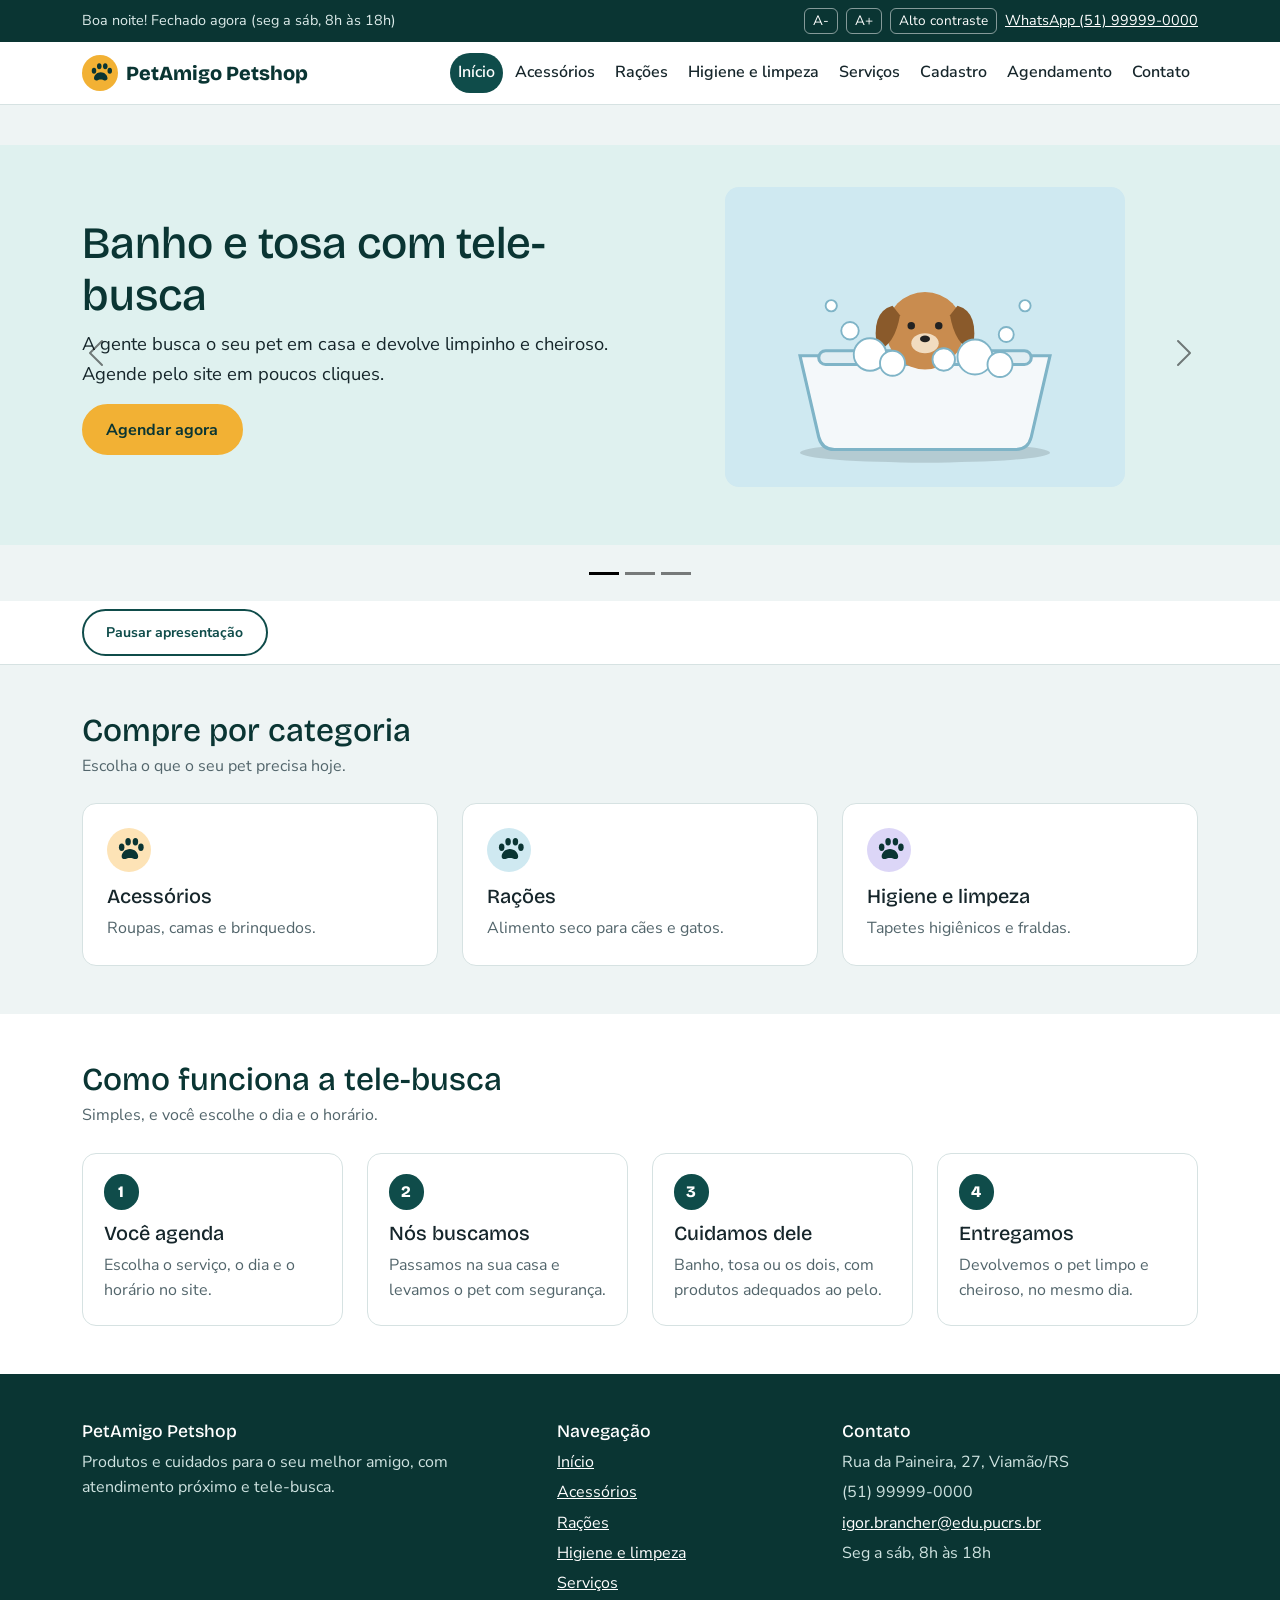
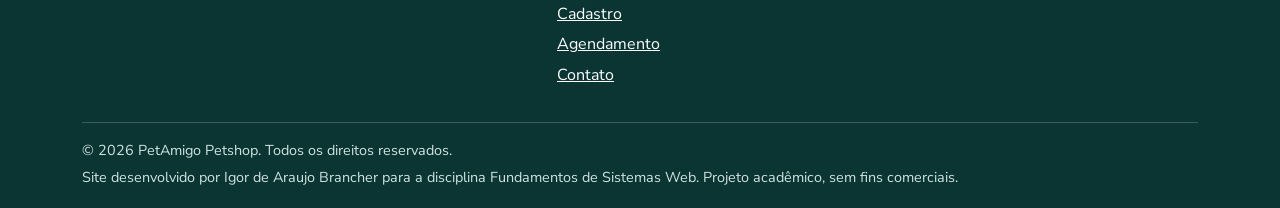
<file: index.html>
<!DOCTYPE html>
<html lang="pt-br">
<head>
<meta charset="UTF-8">
<meta name="viewport" content="width=device-width, initial-scale=1.0">
<meta name="description" content="PetAmigo Petshop: rações, acessórios, higiene e banho e tosa com tele-busca.">
<title>Início | PetAmigo Petshop</title>
<!-- Bootstrap 5 (CSS) via CDN -->
<link href="https://cdn.jsdelivr.net/npm/bootstrap@5.3.3/dist/css/bootstrap.min.css" rel="stylesheet">
<!-- Fontes do Google (têm alternativas caso não carreguem) -->
<link rel="preconnect" href="https://fonts.googleapis.com">
<link rel="preconnect" href="https://fonts.gstatic.com" crossorigin>
<link href="https://fonts.googleapis.com/css2?family=Bricolage+Grotesque:wght@600;700;800&family=Nunito+Sans:wght@400;600;700&display=swap" rel="stylesheet">
<!-- Estilos do projeto -->
<link rel="stylesheet" href="css/style.css">
</head>
<body>
<a class="pular" href="#conteudo">Pular para o conteúdo principal</a>

<!-- Barra superior: horário em tempo real e ferramentas de acessibilidade -->
<div class="barra-topo">
  <div class="container d-flex flex-wrap justify-content-between align-items-center gap-2 py-2">
    <span><span id="saudacao">Olá!</span> <span id="status-loja" aria-live="polite">Seg a sáb, 8h às 18h</span></span>
    <div class="d-flex flex-wrap align-items-center gap-2" role="group" aria-label="Ferramentas de acessibilidade">
      <button type="button" id="btn-diminuir" class="btn" aria-label="Diminuir tamanho do texto">A-</button>
      <button type="button" id="btn-aumentar" class="btn" aria-label="Aumentar tamanho do texto">A+</button>
      <button type="button" id="btn-contraste" class="btn" aria-pressed="false">Alto contraste</button>
      <a href="https://wa.me/5551999990000">WhatsApp (51) 99999-0000</a>
    </div>
  </div>
</div>

<!-- Cabeçalho com menu de navegação (responsivo) -->
<header>
<nav class="navbar navbar-expand-lg navbar-pet" aria-label="Menu principal">
  <div class="container">
    <a class="navbar-brand" href="index.html"><svg viewBox="0 0 48 48" aria-hidden="true" focusable="false"><circle cx="24" cy="24" r="24" fill="#f2b134"/><g fill="#0a3533"><ellipse cx="16" cy="21" rx="3" ry="4"/><ellipse cx="23" cy="15" rx="3" ry="4"/><ellipse cx="31" cy="15" rx="3" ry="4"/><ellipse cx="37" cy="21" rx="3" ry="4"/><path d="M25 23c-5 0-9 4-9 8 0 2.5 2.5 3.5 5 2.5 2-.8 3-.8 4-.8s2 0 4 .8c2.5 1 5 0 5-2.5 0-4-4-8-9-8z"/></g></svg>PetAmigo Petshop</a>
    <button class="navbar-toggler" type="button" data-bs-toggle="collapse" data-bs-target="#menu" aria-controls="menu" aria-expanded="false" aria-label="Abrir ou fechar o menu">
      <span class="navbar-toggler-icon"></span>
    </button>
    <div class="collapse navbar-collapse" id="menu">
      <ul class="navbar-nav ms-auto gap-lg-1"><li class="nav-item"><a class="nav-link" aria-current="page" href="index.html">Início</a></li><li class="nav-item"><a class="nav-link" href="acessorios.html">Acessórios</a></li><li class="nav-item"><a class="nav-link" href="racoes.html">Rações</a></li><li class="nav-item"><a class="nav-link" href="higiene.html">Higiene e limpeza</a></li><li class="nav-item"><a class="nav-link" href="servicos.html">Serviços</a></li><li class="nav-item"><a class="nav-link" href="cadastro.html">Cadastro</a></li><li class="nav-item"><a class="nav-link" href="agendamento.html">Agendamento</a></li><li class="nav-item"><a class="nav-link" href="contato.html">Contato</a></li></ul>
    </div>
  </div>
</nav>
</header>

<main id="conteudo" tabindex="-1">

<!-- Carrossel de destaques (Bootstrap) -->
<section aria-label="Destaques do petshop">
<div id="carrosselPromo" class="carousel slide" data-bs-ride="carousel" data-bs-interval="6000" data-bs-theme="dark" aria-roledescription="carrossel" aria-label="Destaques">
  <div class="carousel-indicators"><button type="button" data-bs-target="#carrosselPromo" data-bs-slide-to="0" class="active" aria-current="true" aria-label="Ir para o destaque 1"></button><button type="button" data-bs-target="#carrosselPromo" data-bs-slide-to="1" aria-label="Ir para o destaque 2"></button><button type="button" data-bs-target="#carrosselPromo" data-bs-slide-to="2" aria-label="Ir para o destaque 3"></button></div>
  <div class="carousel-inner">
<div class="carousel-item active" aria-roledescription="slide" aria-label="1 de 3">
<div class="slide slide-1"><div class="container"><div class="row align-items-center g-4">
<div class="col-md-6"><h2>Banho e tosa com tele-busca</h2><p>A gente busca o seu pet em casa e devolve limpinho e cheiroso. Agende pelo site em poucos cliques.</p><a class="btn btn-pet" href="agendamento.html">Agendar agora</a></div>
<div class="col-md-6 text-center"><img src="img/banho-tosa.svg" class="img-fluid slide-img" alt="Cachorro marrom dentro de uma banheira cheia de espuma e bolhas de sabão." width="400" height="300"></div>
</div></div></div></div>
<div class="carousel-item" aria-roledescription="slide" aria-label="2 de 3">
<div class="slide slide-2"><div class="container"><div class="row align-items-center g-4">
<div class="col-md-6"><h2>Rações premium para cães e gatos</h2><p>Alimento completo e balanceado, para cada fase e porte do seu melhor amigo.</p><a class="btn btn-pet" href="racoes.html">Ver rações</a></div>
<div class="col-md-6 text-center"><img src="img/racao-adulto.svg" class="img-fluid slide-img" alt="Saco marrom de ração premium para cães adultos de 10,1 quilos, com ilustração de um cachorro no rótulo." width="400" height="300"></div>
</div></div></div></div>
<div class="carousel-item" aria-roledescription="slide" aria-label="3 de 3">
<div class="slide slide-3"><div class="container"><div class="row align-items-center g-4">
<div class="col-md-6"><h2>Higiene e limpeza sem complicação</h2><p>Tapetes higiênicos e fraldas com alta absorção para deixar a casa sempre limpa.</p><a class="btn btn-pet" href="higiene.html">Ver produtos</a></div>
<div class="col-md-6 text-center"><img src="img/tapete-higienico.svg" class="img-fluid slide-img" alt="Pilha de tapetes higiênicos brancos com bordas roxas e uma patinha no centro, pacote com 30 unidades." width="400" height="300"></div>
</div></div></div></div>
  </div>
  <button class="carousel-control-prev" type="button" data-bs-target="#carrosselPromo" data-bs-slide="prev"><span class="carousel-control-prev-icon" aria-hidden="true"></span><span class="visually-hidden">Destaque anterior</span></button>
  <button class="carousel-control-next" type="button" data-bs-target="#carrosselPromo" data-bs-slide="next"><span class="carousel-control-next-icon" aria-hidden="true"></span><span class="visually-hidden">Próximo destaque</span></button>
</div>
<div class="carousel-controles py-2"><div class="container"><button type="button" id="btn-pausar" class="btn btn-sm btn-pet-outline" aria-pressed="false">Pausar apresentação</button></div></div>
</section>

<section class="py-5"><div class="container">
<h2 class="mb-1">Compre por categoria</h2><p class="text-muted-pet mb-4">Escolha o que o seu pet precisa hoje.</p>
<div class="row g-4"><div class="col-md-4"><a class="categoria" href="acessorios.html"><svg viewBox="0 0 48 48" aria-hidden="true" focusable="false"><circle cx="24" cy="24" r="24" fill="#fde3b6"/><g fill="#0a3533"><ellipse cx="16" cy="21" rx="3" ry="4"/><ellipse cx="23" cy="15" rx="3" ry="4"/><ellipse cx="31" cy="15" rx="3" ry="4"/><ellipse cx="37" cy="21" rx="3" ry="4"/><path d="M25 23c-5 0-9 4-9 8 0 2.5 2.5 3.5 5 2.5 2-.8 3-.8 4-.8s2 0 4 .8c2.5 1 5 0 5-2.5 0-4-4-8-9-8z"/></g></svg><h3 class="h5">Acessórios</h3><p class="text-muted-pet mb-0">Roupas, camas e brinquedos.</p></a></div><div class="col-md-4"><a class="categoria" href="racoes.html"><svg viewBox="0 0 48 48" aria-hidden="true" focusable="false"><circle cx="24" cy="24" r="24" fill="#cfe9f1"/><g fill="#0a3533"><ellipse cx="16" cy="21" rx="3" ry="4"/><ellipse cx="23" cy="15" rx="3" ry="4"/><ellipse cx="31" cy="15" rx="3" ry="4"/><ellipse cx="37" cy="21" rx="3" ry="4"/><path d="M25 23c-5 0-9 4-9 8 0 2.5 2.5 3.5 5 2.5 2-.8 3-.8 4-.8s2 0 4 .8c2.5 1 5 0 5-2.5 0-4-4-8-9-8z"/></g></svg><h3 class="h5">Rações</h3><p class="text-muted-pet mb-0">Alimento seco para cães e gatos.</p></a></div><div class="col-md-4"><a class="categoria" href="higiene.html"><svg viewBox="0 0 48 48" aria-hidden="true" focusable="false"><circle cx="24" cy="24" r="24" fill="#dcd6f7"/><g fill="#0a3533"><ellipse cx="16" cy="21" rx="3" ry="4"/><ellipse cx="23" cy="15" rx="3" ry="4"/><ellipse cx="31" cy="15" rx="3" ry="4"/><ellipse cx="37" cy="21" rx="3" ry="4"/><path d="M25 23c-5 0-9 4-9 8 0 2.5 2.5 3.5 5 2.5 2-.8 3-.8 4-.8s2 0 4 .8c2.5 1 5 0 5-2.5 0-4-4-8-9-8z"/></g></svg><h3 class="h5">Higiene e limpeza</h3><p class="text-muted-pet mb-0">Tapetes higiênicos e fraldas.</p></a></div></div></div></section>

<section class="py-5 bg-white"><div class="container">
<h2 class="mb-1">Como funciona a tele-busca</h2><p class="text-muted-pet mb-4">Simples, e você escolhe o dia e o horário.</p>
<div class="row g-4">
<div class="col-sm-6 col-lg-3"><div class="passo"><div class="num" aria-hidden="true">1</div><h3 class="h5">Você agenda</h3><p class="text-muted-pet mb-0">Escolha o serviço, o dia e o horário no site.</p></div></div>
<div class="col-sm-6 col-lg-3"><div class="passo"><div class="num" aria-hidden="true">2</div><h3 class="h5">Nós buscamos</h3><p class="text-muted-pet mb-0">Passamos na sua casa e levamos o pet com segurança.</p></div></div>
<div class="col-sm-6 col-lg-3"><div class="passo"><div class="num" aria-hidden="true">3</div><h3 class="h5">Cuidamos dele</h3><p class="text-muted-pet mb-0">Banho, tosa ou os dois, com produtos adequados ao pelo.</p></div></div>
<div class="col-sm-6 col-lg-3"><div class="passo"><div class="num" aria-hidden="true">4</div><h3 class="h5">Entregamos</h3><p class="text-muted-pet mb-0">Devolvemos o pet limpo e cheiroso, no mesmo dia.</p></div></div>
</div></div></section>

</main>

<!-- Rodapé -->
<footer class="rodape">
  <div class="container">
    <div class="row g-4">
      <div class="col-lg-5"><h2>PetAmigo Petshop</h2><p>Produtos e cuidados para o seu melhor amigo, com atendimento próximo e tele-busca.</p></div>
      <div class="col-6 col-lg-3"><h2>Navegação</h2><ul><li><a href="index.html">Início</a></li><li><a href="acessorios.html">Acessórios</a></li><li><a href="racoes.html">Rações</a></li><li><a href="higiene.html">Higiene e limpeza</a></li><li><a href="servicos.html">Serviços</a></li><li><a href="cadastro.html">Cadastro</a></li><li><a href="agendamento.html">Agendamento</a></li><li><a href="contato.html">Contato</a></li></ul></div>
      <div class="col-6 col-lg-4"><h2>Contato</h2><ul><li>Rua da Paineira, 27, Viamão/RS</li><li>(51) 99999-0000</li><li><a href="mailto:igor.brancher@edu.pucrs.br">igor.brancher@edu.pucrs.br</a></li><li>Seg a sáb, 8h às 18h</li></ul></div>
    </div>
    <div class="legal">
      <p class="mb-1">&copy; <span class="ano-atual">2026</span> PetAmigo Petshop. Todos os direitos reservados.</p>
      <p class="mb-0">Site desenvolvido por Igor de Araujo Brancher para a disciplina Fundamentos de Sistemas Web. Projeto acadêmico, sem fins comerciais.</p>
    </div>
  </div>
</footer>

<!-- Bootstrap 5 (JavaScript) e scripts do projeto -->
<script src="https://cdn.jsdelivr.net/npm/bootstrap@5.3.3/dist/js/bootstrap.bundle.min.js"></script>
<script src="js/main.js"></script>
</body>
</html>
</file>
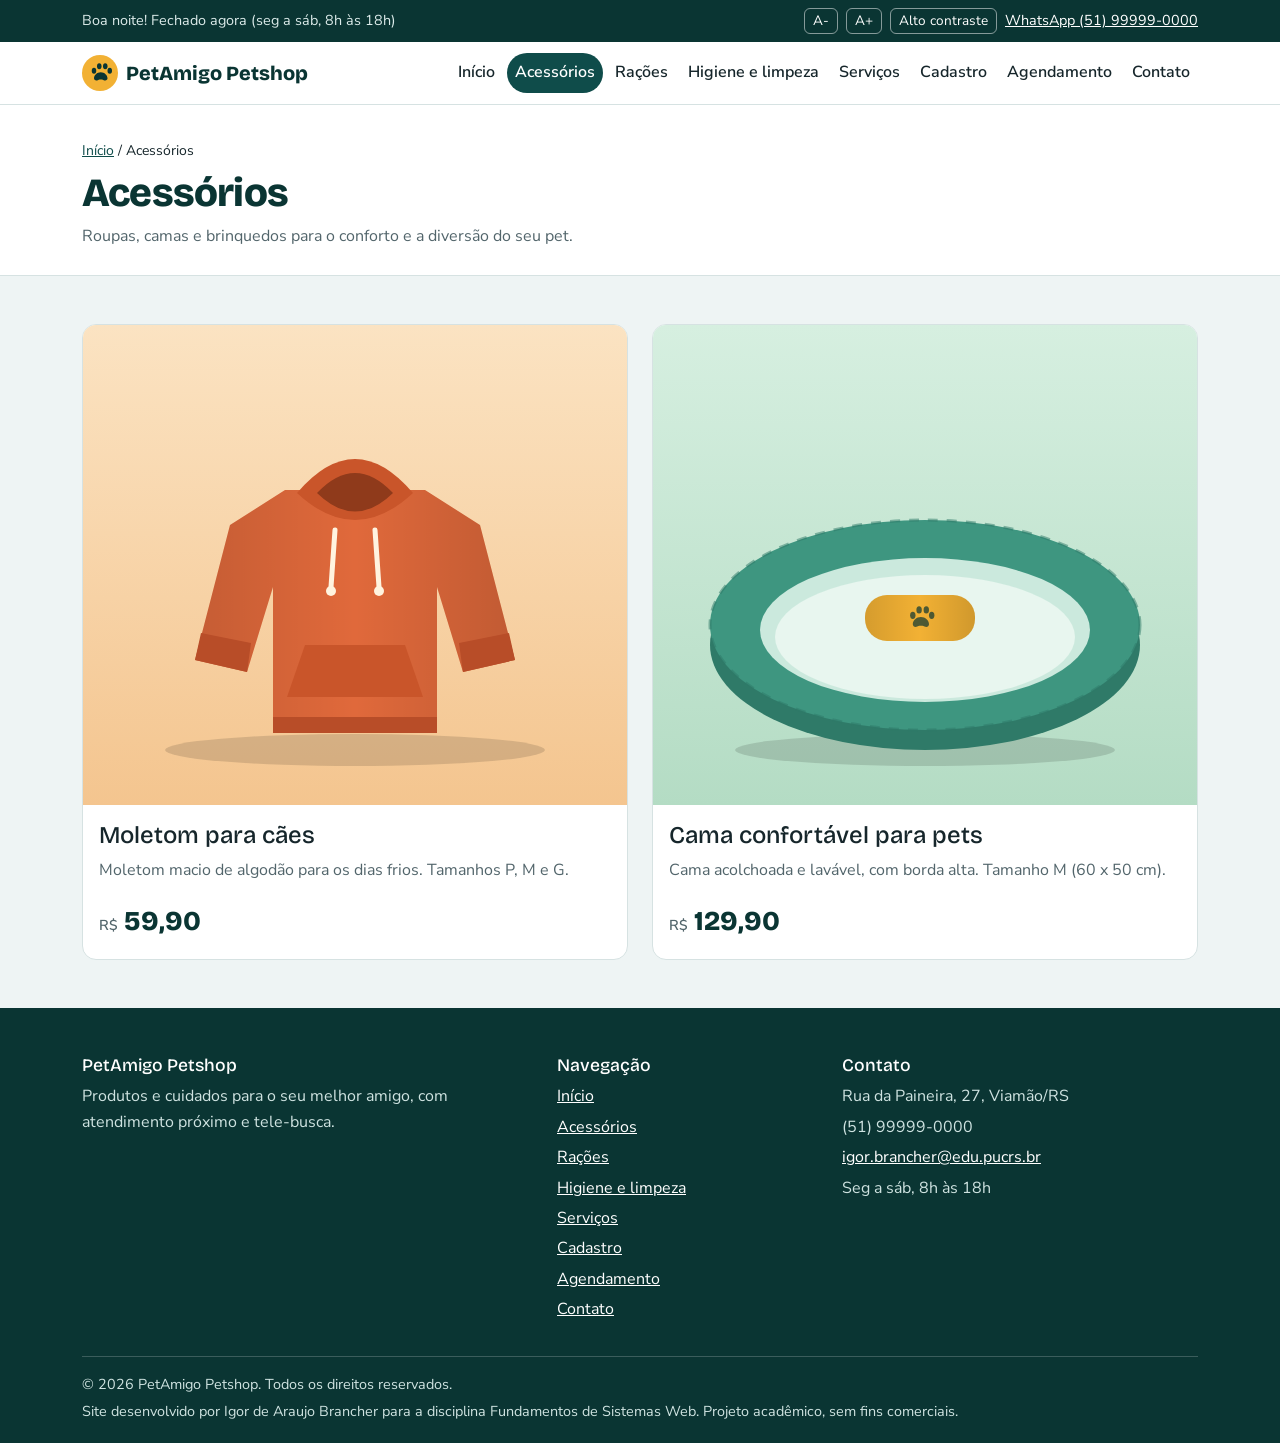
<file: acessorios.html>
<!DOCTYPE html>
<html lang="pt-br">
<head>
<meta charset="UTF-8">
<meta name="viewport" content="width=device-width, initial-scale=1.0">
<meta name="description" content="PetAmigo Petshop: rações, acessórios, higiene e banho e tosa com tele-busca.">
<title>Acessórios | PetAmigo Petshop</title>
<!-- Bootstrap 5 (CSS) via CDN -->
<link href="https://cdn.jsdelivr.net/npm/bootstrap@5.3.3/dist/css/bootstrap.min.css" rel="stylesheet">
<!-- Fontes do Google (têm alternativas caso não carreguem) -->
<link rel="preconnect" href="https://fonts.googleapis.com">
<link rel="preconnect" href="https://fonts.gstatic.com" crossorigin>
<link href="https://fonts.googleapis.com/css2?family=Bricolage+Grotesque:wght@600;700;800&family=Nunito+Sans:wght@400;600;700&display=swap" rel="stylesheet">
<!-- Estilos do projeto -->
<link rel="stylesheet" href="css/style.css">
</head>
<body>
<a class="pular" href="#conteudo">Pular para o conteúdo principal</a>

<!-- Barra superior: horário em tempo real e ferramentas de acessibilidade -->
<div class="barra-topo">
  <div class="container d-flex flex-wrap justify-content-between align-items-center gap-2 py-2">
    <span><span id="saudacao">Olá!</span> <span id="status-loja" aria-live="polite">Seg a sáb, 8h às 18h</span></span>
    <div class="d-flex flex-wrap align-items-center gap-2" role="group" aria-label="Ferramentas de acessibilidade">
      <button type="button" id="btn-diminuir" class="btn" aria-label="Diminuir tamanho do texto">A-</button>
      <button type="button" id="btn-aumentar" class="btn" aria-label="Aumentar tamanho do texto">A+</button>
      <button type="button" id="btn-contraste" class="btn" aria-pressed="false">Alto contraste</button>
      <a href="https://wa.me/5551999990000">WhatsApp (51) 99999-0000</a>
    </div>
  </div>
</div>

<!-- Cabeçalho com menu de navegação (responsivo) -->
<header>
<nav class="navbar navbar-expand-lg navbar-pet" aria-label="Menu principal">
  <div class="container">
    <a class="navbar-brand" href="index.html"><svg viewBox="0 0 48 48" aria-hidden="true" focusable="false"><circle cx="24" cy="24" r="24" fill="#f2b134"/><g fill="#0a3533"><ellipse cx="16" cy="21" rx="3" ry="4"/><ellipse cx="23" cy="15" rx="3" ry="4"/><ellipse cx="31" cy="15" rx="3" ry="4"/><ellipse cx="37" cy="21" rx="3" ry="4"/><path d="M25 23c-5 0-9 4-9 8 0 2.5 2.5 3.5 5 2.5 2-.8 3-.8 4-.8s2 0 4 .8c2.5 1 5 0 5-2.5 0-4-4-8-9-8z"/></g></svg>PetAmigo Petshop</a>
    <button class="navbar-toggler" type="button" data-bs-toggle="collapse" data-bs-target="#menu" aria-controls="menu" aria-expanded="false" aria-label="Abrir ou fechar o menu">
      <span class="navbar-toggler-icon"></span>
    </button>
    <div class="collapse navbar-collapse" id="menu">
      <ul class="navbar-nav ms-auto gap-lg-1"><li class="nav-item"><a class="nav-link" href="index.html">Início</a></li><li class="nav-item"><a class="nav-link" aria-current="page" href="acessorios.html">Acessórios</a></li><li class="nav-item"><a class="nav-link" href="racoes.html">Rações</a></li><li class="nav-item"><a class="nav-link" href="higiene.html">Higiene e limpeza</a></li><li class="nav-item"><a class="nav-link" href="servicos.html">Serviços</a></li><li class="nav-item"><a class="nav-link" href="cadastro.html">Cadastro</a></li><li class="nav-item"><a class="nav-link" href="agendamento.html">Agendamento</a></li><li class="nav-item"><a class="nav-link" href="contato.html">Contato</a></li></ul>
    </div>
  </div>
</nav>
</header>

<main id="conteudo" tabindex="-1">
<div class="titulo-pagina"><div class="container"><nav aria-label="Você está aqui"><p class="small mb-2"><a href="index.html">Início</a> / Acessórios</p></nav><h1>Acessórios</h1><p class="text-muted-pet mb-0">Roupas, camas e brinquedos para o conforto e a diversão do seu pet.</p></div></div><section class="py-5"><div class="container"><div class="row g-4"><div class="col-md-6"><article class="card-pet d-flex flex-column"><img src="img/roupa-moletom.svg" class="w-100" alt="Moletom laranja para cães, com capuz, cordões brancos e bolso frontal, sobre fundo bege." width="640" height="480" loading="lazy"><div class="p-3 d-flex flex-column flex-grow-1"><h2 class="h4">Moletom para cães</h2><p class="text-muted-pet flex-grow-1">Moletom macio de algodão para os dias frios. Tamanhos P, M e G.</p><p class="preco mb-0"><small>R$</small> 59,90</p></div></article></div>
<div class="col-md-6"><article class="card-pet d-flex flex-column"><img src="img/cama-pet.svg" class="w-100" alt="Cama oval verde para pets, com borda alta e almofada clara no centro, sobre fundo verde-claro." width="640" height="480" loading="lazy"><div class="p-3 d-flex flex-column flex-grow-1"><h2 class="h4">Cama confortável para pets</h2><p class="text-muted-pet flex-grow-1">Cama acolchoada e lavável, com borda alta. Tamanho M (60 x 50 cm).</p><p class="preco mb-0"><small>R$</small> 129,90</p></div></article></div>
</div></div></section>
</main>

<!-- Rodapé -->
<footer class="rodape">
  <div class="container">
    <div class="row g-4">
      <div class="col-lg-5"><h2>PetAmigo Petshop</h2><p>Produtos e cuidados para o seu melhor amigo, com atendimento próximo e tele-busca.</p></div>
      <div class="col-6 col-lg-3"><h2>Navegação</h2><ul><li><a href="index.html">Início</a></li><li><a href="acessorios.html">Acessórios</a></li><li><a href="racoes.html">Rações</a></li><li><a href="higiene.html">Higiene e limpeza</a></li><li><a href="servicos.html">Serviços</a></li><li><a href="cadastro.html">Cadastro</a></li><li><a href="agendamento.html">Agendamento</a></li><li><a href="contato.html">Contato</a></li></ul></div>
      <div class="col-6 col-lg-4"><h2>Contato</h2><ul><li>Rua da Paineira, 27, Viamão/RS</li><li>(51) 99999-0000</li><li><a href="mailto:igor.brancher@edu.pucrs.br">igor.brancher@edu.pucrs.br</a></li><li>Seg a sáb, 8h às 18h</li></ul></div>
    </div>
    <div class="legal">
      <p class="mb-1">&copy; <span class="ano-atual">2026</span> PetAmigo Petshop. Todos os direitos reservados.</p>
      <p class="mb-0">Site desenvolvido por Igor de Araujo Brancher para a disciplina Fundamentos de Sistemas Web. Projeto acadêmico, sem fins comerciais.</p>
    </div>
  </div>
</footer>

<!-- Bootstrap 5 (JavaScript) e scripts do projeto -->
<script src="https://cdn.jsdelivr.net/npm/bootstrap@5.3.3/dist/js/bootstrap.bundle.min.js"></script>
<script src="js/main.js"></script>
</body>
</html>
</file>
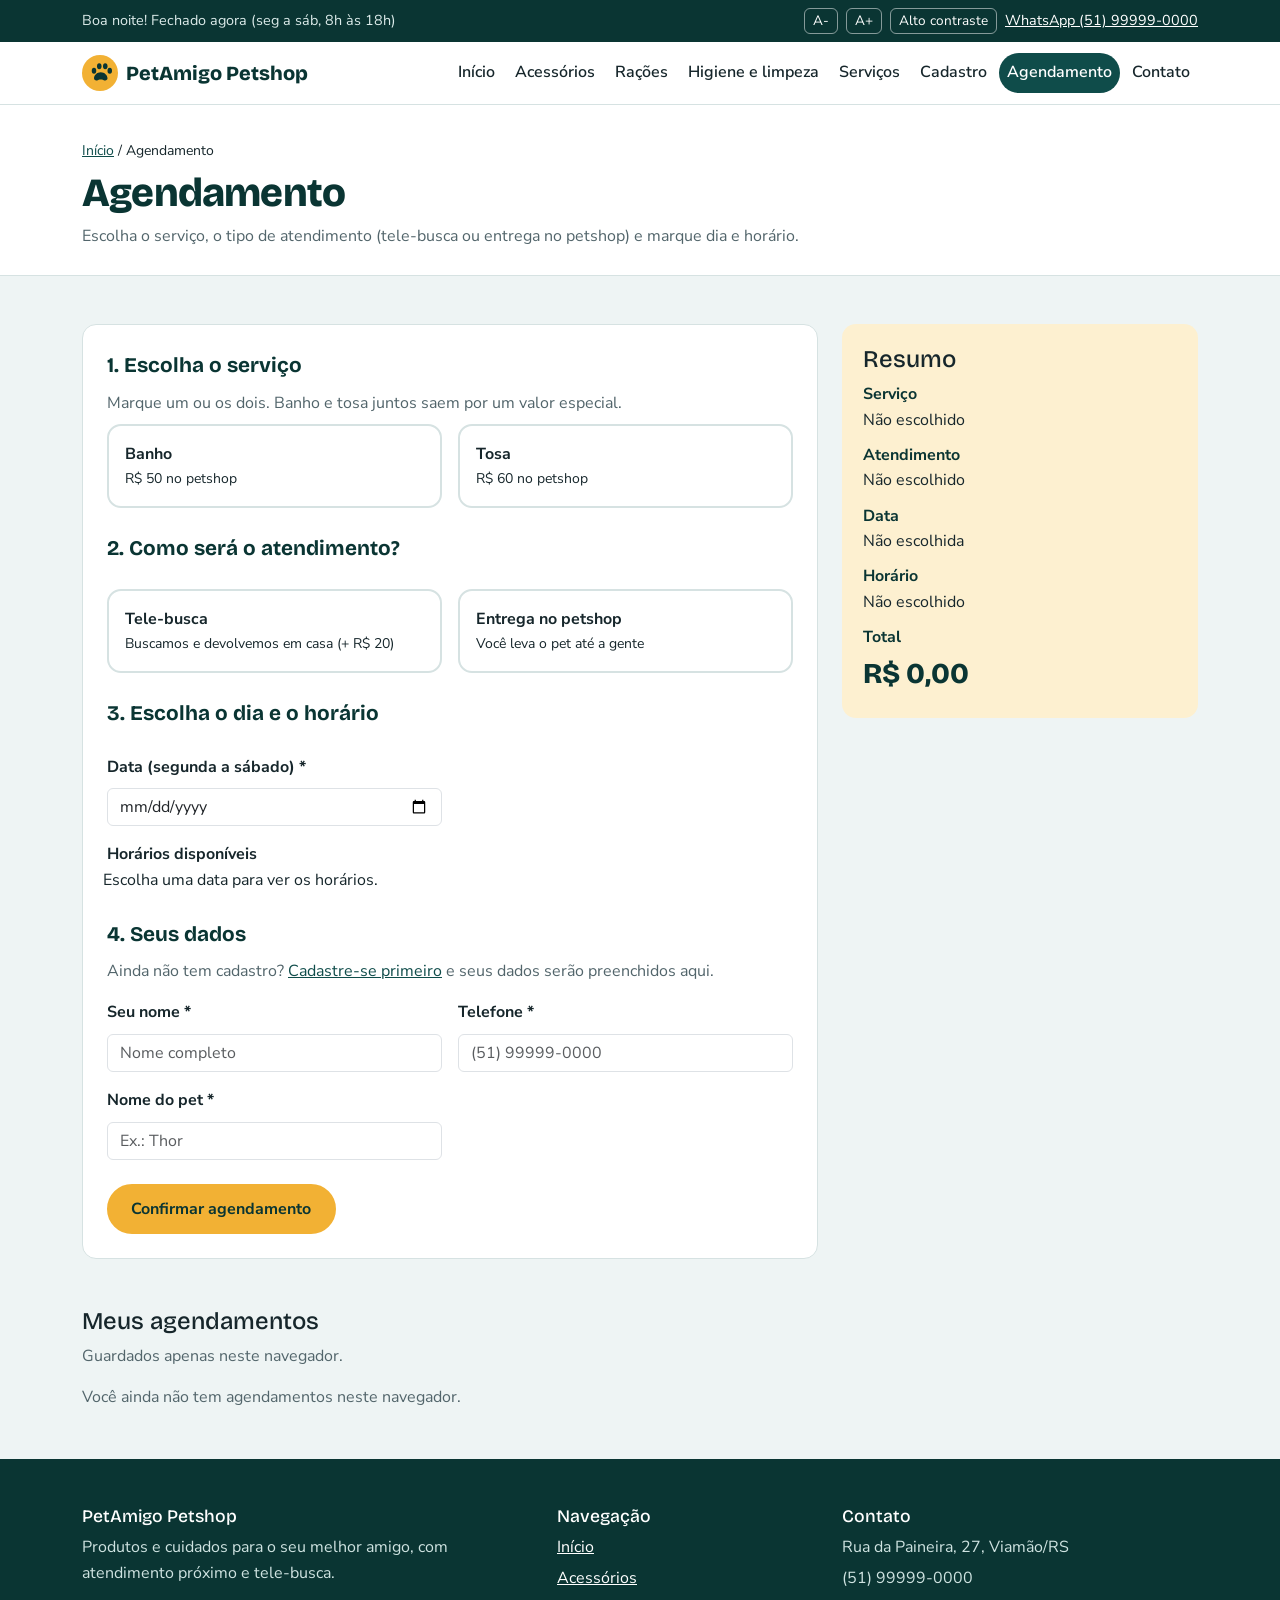
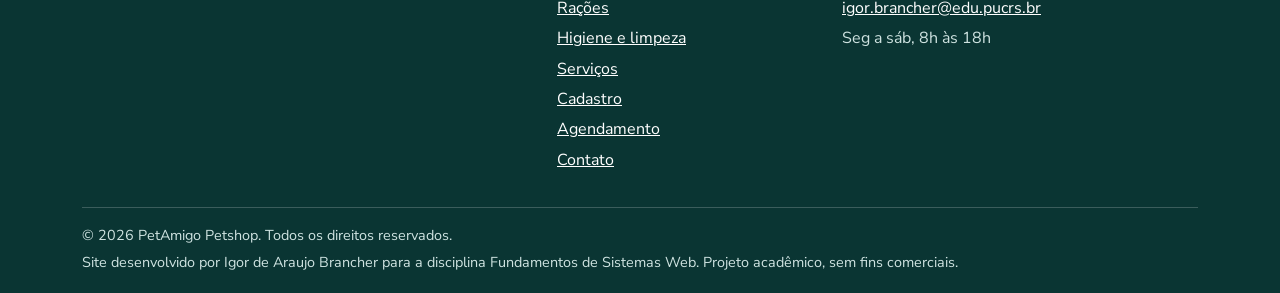
<file: agendamento.html>
<!DOCTYPE html>
<html lang="pt-br">
<head>
<meta charset="UTF-8">
<meta name="viewport" content="width=device-width, initial-scale=1.0">
<meta name="description" content="PetAmigo Petshop: rações, acessórios, higiene e banho e tosa com tele-busca.">
<title>Agendamento | PetAmigo Petshop</title>
<!-- Bootstrap 5 (CSS) via CDN -->
<link href="https://cdn.jsdelivr.net/npm/bootstrap@5.3.3/dist/css/bootstrap.min.css" rel="stylesheet">
<!-- Fontes do Google (têm alternativas caso não carreguem) -->
<link rel="preconnect" href="https://fonts.googleapis.com">
<link rel="preconnect" href="https://fonts.gstatic.com" crossorigin>
<link href="https://fonts.googleapis.com/css2?family=Bricolage+Grotesque:wght@600;700;800&family=Nunito+Sans:wght@400;600;700&display=swap" rel="stylesheet">
<!-- Estilos do projeto -->
<link rel="stylesheet" href="css/style.css">
</head>
<body>
<a class="pular" href="#conteudo">Pular para o conteúdo principal</a>

<!-- Barra superior: horário em tempo real e ferramentas de acessibilidade -->
<div class="barra-topo">
  <div class="container d-flex flex-wrap justify-content-between align-items-center gap-2 py-2">
    <span><span id="saudacao">Olá!</span> <span id="status-loja" aria-live="polite">Seg a sáb, 8h às 18h</span></span>
    <div class="d-flex flex-wrap align-items-center gap-2" role="group" aria-label="Ferramentas de acessibilidade">
      <button type="button" id="btn-diminuir" class="btn" aria-label="Diminuir tamanho do texto">A-</button>
      <button type="button" id="btn-aumentar" class="btn" aria-label="Aumentar tamanho do texto">A+</button>
      <button type="button" id="btn-contraste" class="btn" aria-pressed="false">Alto contraste</button>
      <a href="https://wa.me/5551999990000">WhatsApp (51) 99999-0000</a>
    </div>
  </div>
</div>

<!-- Cabeçalho com menu de navegação (responsivo) -->
<header>
<nav class="navbar navbar-expand-lg navbar-pet" aria-label="Menu principal">
  <div class="container">
    <a class="navbar-brand" href="index.html"><svg viewBox="0 0 48 48" aria-hidden="true" focusable="false"><circle cx="24" cy="24" r="24" fill="#f2b134"/><g fill="#0a3533"><ellipse cx="16" cy="21" rx="3" ry="4"/><ellipse cx="23" cy="15" rx="3" ry="4"/><ellipse cx="31" cy="15" rx="3" ry="4"/><ellipse cx="37" cy="21" rx="3" ry="4"/><path d="M25 23c-5 0-9 4-9 8 0 2.5 2.5 3.5 5 2.5 2-.8 3-.8 4-.8s2 0 4 .8c2.5 1 5 0 5-2.5 0-4-4-8-9-8z"/></g></svg>PetAmigo Petshop</a>
    <button class="navbar-toggler" type="button" data-bs-toggle="collapse" data-bs-target="#menu" aria-controls="menu" aria-expanded="false" aria-label="Abrir ou fechar o menu">
      <span class="navbar-toggler-icon"></span>
    </button>
    <div class="collapse navbar-collapse" id="menu">
      <ul class="navbar-nav ms-auto gap-lg-1"><li class="nav-item"><a class="nav-link" href="index.html">Início</a></li><li class="nav-item"><a class="nav-link" href="acessorios.html">Acessórios</a></li><li class="nav-item"><a class="nav-link" href="racoes.html">Rações</a></li><li class="nav-item"><a class="nav-link" href="higiene.html">Higiene e limpeza</a></li><li class="nav-item"><a class="nav-link" href="servicos.html">Serviços</a></li><li class="nav-item"><a class="nav-link" href="cadastro.html">Cadastro</a></li><li class="nav-item"><a class="nav-link" aria-current="page" href="agendamento.html">Agendamento</a></li><li class="nav-item"><a class="nav-link" href="contato.html">Contato</a></li></ul>
    </div>
  </div>
</nav>
</header>

<main id="conteudo" tabindex="-1">
<div class="titulo-pagina"><div class="container"><nav aria-label="Você está aqui"><p class="small mb-2"><a href="index.html">Início</a> / Agendamento</p></nav><h1>Agendamento</h1><p class="text-muted-pet mb-0">Escolha o serviço, o tipo de atendimento (tele-busca ou entrega no petshop) e marque dia e horário.</p></div></div><section class="py-5"><div class="container"><div class="row g-4">
<div class="col-lg-8">
<div id="aviso-agendamento" class="alert alert-success d-none" role="status" tabindex="-1"></div>
<form id="form-agendamento" class="form-pet needs-validation" novalidate>

<fieldset class="mb-4"><legend>1. Escolha o serviço</legend>
 <p class="text-muted-pet mb-2">Marque um ou os dois. Banho e tosa juntos saem por um valor especial.</p>
 <div class="row g-3 opcao-servico">
  <div class="col-sm-6"><input type="checkbox" class="btn-check" id="srv-banho" name="servico" value="Banho"><label class="btn" for="srv-banho"><strong>Banho</strong><br><span class="small">R$ 50 no petshop</span></label></div>
  <div class="col-sm-6"><input type="checkbox" class="btn-check" id="srv-tosa" name="servico" value="Tosa"><label class="btn" for="srv-tosa"><strong>Tosa</strong><br><span class="small">R$ 60 no petshop</span></label></div>
 </div>
 <div id="erro-servico" class="text-danger mt-2 d-none" role="alert" tabindex="-1">Escolha pelo menos um serviço.</div>
</fieldset>

<fieldset class="mb-4"><legend>2. Como será o atendimento?</legend>
 <div class="row g-3 opcao-servico">
  <div class="col-sm-6"><input type="radio" class="btn-check" id="met-busca" name="metodo" value="telebusca" required><label class="btn" for="met-busca"><strong>Tele-busca</strong><br><span class="small">Buscamos e devolvemos em casa (+ R$ 20)</span></label></div>
  <div class="col-sm-6"><input type="radio" class="btn-check" id="met-local" name="metodo" value="local" required><label class="btn" for="met-local"><strong>Entrega no petshop</strong><br><span class="small">Você leva o pet até a gente</span></label></div>
 </div>
 <div id="erro-metodo" class="text-danger mt-2 d-none" role="alert" tabindex="-1">Escolha como será o atendimento.</div>
 <div id="bloco-endereco" class="mt-3 d-none">
  <label class="form-label" for="ag-endereco">Endereço para a busca *</label>
  <input class="form-control" type="text" id="ag-endereco" placeholder="Rua, número, bairro, cidade">
  <div class="invalid-feedback">Informe o endereço para a tele-busca.</div>
 </div>
</fieldset>

<fieldset class="mb-4"><legend>3. Escolha o dia e o horário</legend>
 <div class="row g-3">
  <div class="col-md-6"><label class="form-label" for="ag-data">Data (segunda a sábado) *</label>
   <input class="form-control" type="date" id="ag-data" required>
   <div class="invalid-feedback">Escolha uma data válida, de segunda a sábado.</div></div>
 </div>
 <p class="mt-3 mb-2 fw-bold" id="rotulo-horarios">Horários disponíveis</p>
 <div id="grade-horarios" class="row g-2" role="group" aria-labelledby="rotulo-horarios">Escolha uma data para ver os horários.</div>
 <div id="erro-horario" class="text-danger mt-2 d-none" role="alert">Escolha um horário.</div>
</fieldset>

<fieldset class="mb-4"><legend>4. Seus dados</legend>
 <p id="dica-cadastro" class="text-muted-pet" aria-live="polite"></p>
 <div class="row g-3">
  <div class="col-md-6"><label class="form-label" for="ag-nome">Seu nome *</label><input class="form-control" type="text" id="ag-nome" required minlength="3" placeholder="Nome completo"><div class="invalid-feedback">Informe seu nome.</div></div>
  <div class="col-md-6"><label class="form-label" for="ag-telefone">Telefone *</label><input class="form-control" type="tel" id="ag-telefone" required placeholder="(51) 99999-0000"><div class="invalid-feedback">Informe seu telefone.</div></div>
  <div class="col-md-6"><label class="form-label" for="ag-pet">Nome do pet *</label><input class="form-control" type="text" id="ag-pet" required placeholder="Ex.: Thor"><div class="invalid-feedback">Informe o nome do pet.</div></div>
 </div>
</fieldset>

<button class="btn btn-pet" type="submit">Confirmar agendamento</button>
</form>

<h2 class="h4 mt-5">Meus agendamentos</h2>
<p class="text-muted-pet">Guardados apenas neste navegador.</p>
<div id="lista-agendamentos" aria-live="polite"></div>
</div>

<aside class="col-lg-4" aria-label="Resumo do agendamento">
 <div class="resumo">
  <h2 class="h4">Resumo</h2>
  <dl class="mb-0" aria-live="polite">
   <dt>Serviço</dt><dd id="res-servico">Não escolhido</dd>
   <dt>Atendimento</dt><dd id="res-metodo">Não escolhido</dd>
   <dt>Data</dt><dd id="res-data">Não escolhida</dd>
   <dt>Horário</dt><dd id="res-horario">Não escolhido</dd>
   <dt>Total</dt><dd class="total mb-0" id="res-total">R$ 0,00</dd>
  </dl>
 </div>
</aside>
</div></div></section>
</main>

<!-- Rodapé -->
<footer class="rodape">
  <div class="container">
    <div class="row g-4">
      <div class="col-lg-5"><h2>PetAmigo Petshop</h2><p>Produtos e cuidados para o seu melhor amigo, com atendimento próximo e tele-busca.</p></div>
      <div class="col-6 col-lg-3"><h2>Navegação</h2><ul><li><a href="index.html">Início</a></li><li><a href="acessorios.html">Acessórios</a></li><li><a href="racoes.html">Rações</a></li><li><a href="higiene.html">Higiene e limpeza</a></li><li><a href="servicos.html">Serviços</a></li><li><a href="cadastro.html">Cadastro</a></li><li><a href="agendamento.html">Agendamento</a></li><li><a href="contato.html">Contato</a></li></ul></div>
      <div class="col-6 col-lg-4"><h2>Contato</h2><ul><li>Rua da Paineira, 27, Viamão/RS</li><li>(51) 99999-0000</li><li><a href="mailto:igor.brancher@edu.pucrs.br">igor.brancher@edu.pucrs.br</a></li><li>Seg a sáb, 8h às 18h</li></ul></div>
    </div>
    <div class="legal">
      <p class="mb-1">&copy; <span class="ano-atual">2026</span> PetAmigo Petshop. Todos os direitos reservados.</p>
      <p class="mb-0">Site desenvolvido por Igor de Araujo Brancher para a disciplina Fundamentos de Sistemas Web. Projeto acadêmico, sem fins comerciais.</p>
    </div>
  </div>
</footer>

<!-- Bootstrap 5 (JavaScript) e scripts do projeto -->
<script src="https://cdn.jsdelivr.net/npm/bootstrap@5.3.3/dist/js/bootstrap.bundle.min.js"></script>
<script src="js/main.js"></script>
<script src="js/agendamento.js"></script>
</body>
</html>
</file>
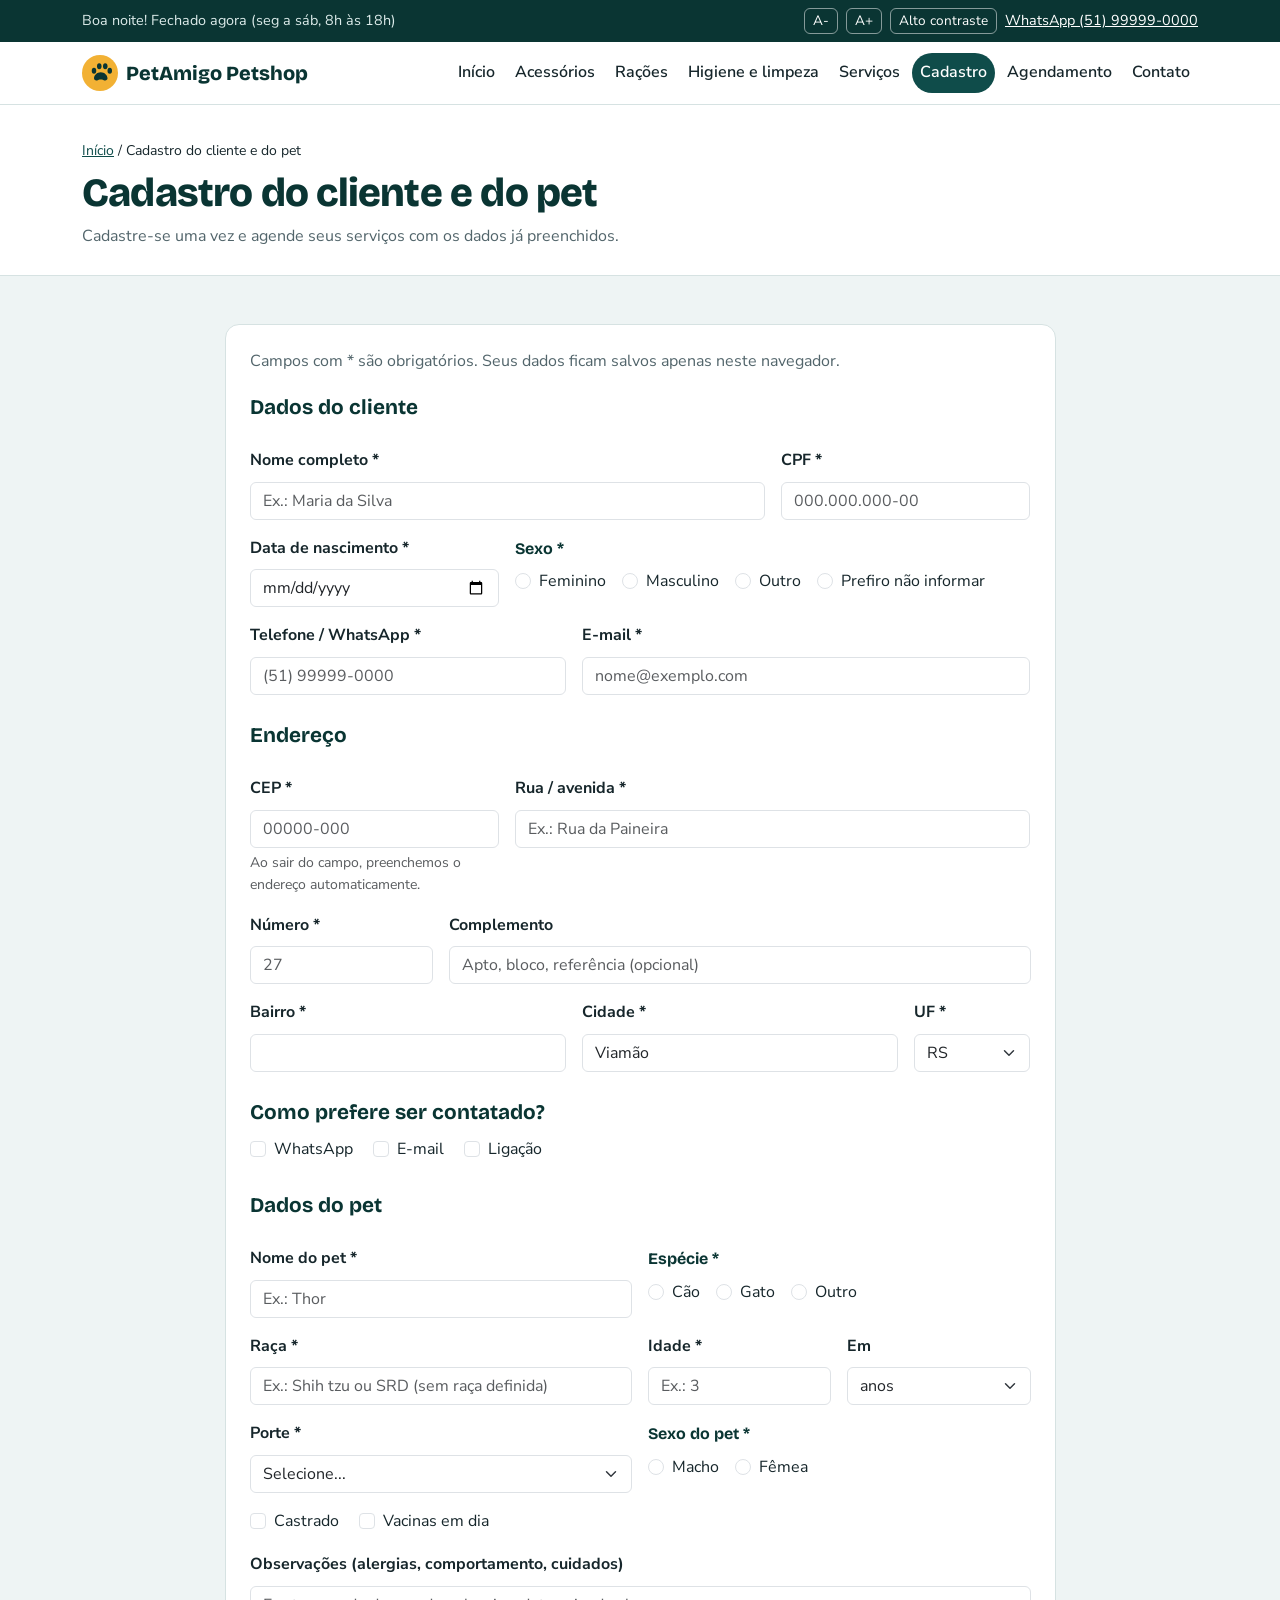
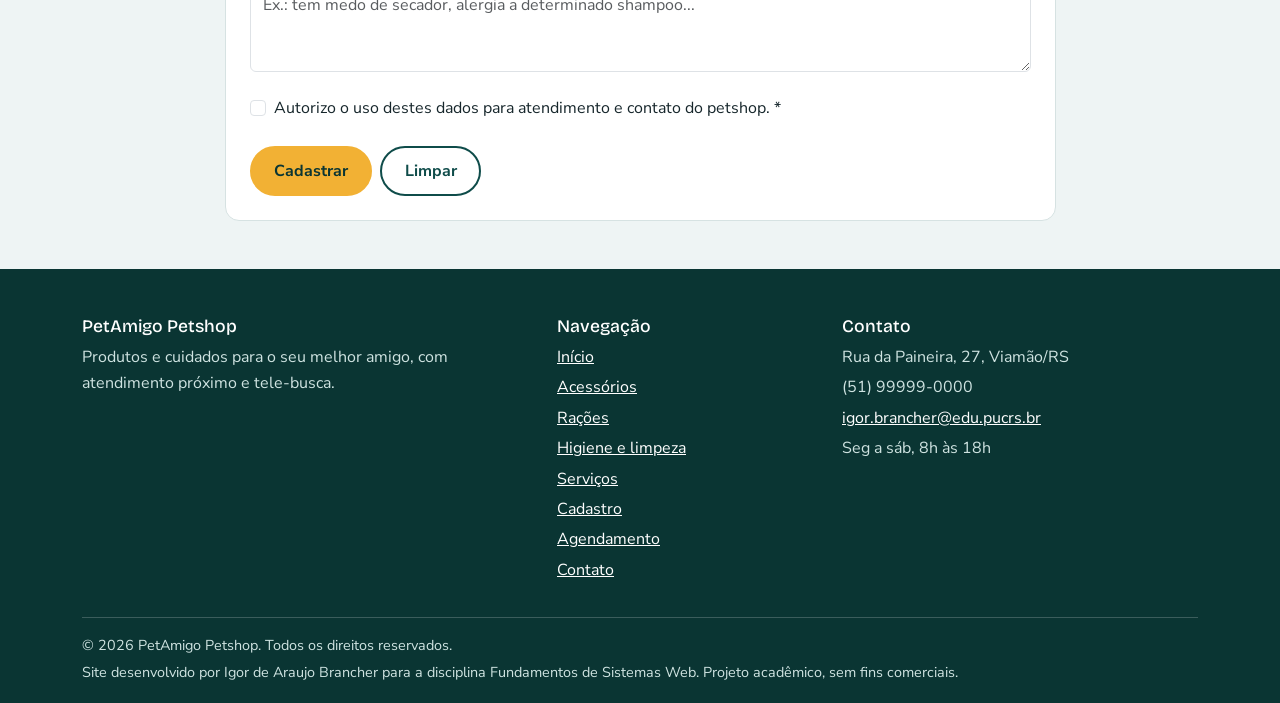
<file: cadastro.html>
<!DOCTYPE html>
<html lang="pt-br">
<head>
<meta charset="UTF-8">
<meta name="viewport" content="width=device-width, initial-scale=1.0">
<meta name="description" content="PetAmigo Petshop: rações, acessórios, higiene e banho e tosa com tele-busca.">
<title>Cadastro | PetAmigo Petshop</title>
<!-- Bootstrap 5 (CSS) via CDN -->
<link href="https://cdn.jsdelivr.net/npm/bootstrap@5.3.3/dist/css/bootstrap.min.css" rel="stylesheet">
<!-- Fontes do Google (têm alternativas caso não carreguem) -->
<link rel="preconnect" href="https://fonts.googleapis.com">
<link rel="preconnect" href="https://fonts.gstatic.com" crossorigin>
<link href="https://fonts.googleapis.com/css2?family=Bricolage+Grotesque:wght@600;700;800&family=Nunito+Sans:wght@400;600;700&display=swap" rel="stylesheet">
<!-- Estilos do projeto -->
<link rel="stylesheet" href="css/style.css">
</head>
<body>
<a class="pular" href="#conteudo">Pular para o conteúdo principal</a>

<!-- Barra superior: horário em tempo real e ferramentas de acessibilidade -->
<div class="barra-topo">
  <div class="container d-flex flex-wrap justify-content-between align-items-center gap-2 py-2">
    <span><span id="saudacao">Olá!</span> <span id="status-loja" aria-live="polite">Seg a sáb, 8h às 18h</span></span>
    <div class="d-flex flex-wrap align-items-center gap-2" role="group" aria-label="Ferramentas de acessibilidade">
      <button type="button" id="btn-diminuir" class="btn" aria-label="Diminuir tamanho do texto">A-</button>
      <button type="button" id="btn-aumentar" class="btn" aria-label="Aumentar tamanho do texto">A+</button>
      <button type="button" id="btn-contraste" class="btn" aria-pressed="false">Alto contraste</button>
      <a href="https://wa.me/5551999990000">WhatsApp (51) 99999-0000</a>
    </div>
  </div>
</div>

<!-- Cabeçalho com menu de navegação (responsivo) -->
<header>
<nav class="navbar navbar-expand-lg navbar-pet" aria-label="Menu principal">
  <div class="container">
    <a class="navbar-brand" href="index.html"><svg viewBox="0 0 48 48" aria-hidden="true" focusable="false"><circle cx="24" cy="24" r="24" fill="#f2b134"/><g fill="#0a3533"><ellipse cx="16" cy="21" rx="3" ry="4"/><ellipse cx="23" cy="15" rx="3" ry="4"/><ellipse cx="31" cy="15" rx="3" ry="4"/><ellipse cx="37" cy="21" rx="3" ry="4"/><path d="M25 23c-5 0-9 4-9 8 0 2.5 2.5 3.5 5 2.5 2-.8 3-.8 4-.8s2 0 4 .8c2.5 1 5 0 5-2.5 0-4-4-8-9-8z"/></g></svg>PetAmigo Petshop</a>
    <button class="navbar-toggler" type="button" data-bs-toggle="collapse" data-bs-target="#menu" aria-controls="menu" aria-expanded="false" aria-label="Abrir ou fechar o menu">
      <span class="navbar-toggler-icon"></span>
    </button>
    <div class="collapse navbar-collapse" id="menu">
      <ul class="navbar-nav ms-auto gap-lg-1"><li class="nav-item"><a class="nav-link" href="index.html">Início</a></li><li class="nav-item"><a class="nav-link" href="acessorios.html">Acessórios</a></li><li class="nav-item"><a class="nav-link" href="racoes.html">Rações</a></li><li class="nav-item"><a class="nav-link" href="higiene.html">Higiene e limpeza</a></li><li class="nav-item"><a class="nav-link" href="servicos.html">Serviços</a></li><li class="nav-item"><a class="nav-link" aria-current="page" href="cadastro.html">Cadastro</a></li><li class="nav-item"><a class="nav-link" href="agendamento.html">Agendamento</a></li><li class="nav-item"><a class="nav-link" href="contato.html">Contato</a></li></ul>
    </div>
  </div>
</nav>
</header>

<main id="conteudo" tabindex="-1">
<div class="titulo-pagina"><div class="container"><nav aria-label="Você está aqui"><p class="small mb-2"><a href="index.html">Início</a> / Cadastro do cliente e do pet</p></nav><h1>Cadastro do cliente e do pet</h1><p class="text-muted-pet mb-0">Cadastre-se uma vez e agende seus serviços com os dados já preenchidos.</p></div></div><section class="py-5"><div class="container"><div class="row justify-content-center"><div class="col-lg-9">

<!-- Mensagens de resultado (leitores de tela anunciam automaticamente) -->
<div id="aviso-sucesso" class="alert alert-success d-none" role="status" tabindex="-1"></div>
<p id="link-agendar" class="d-none"><a class="btn btn-pet" href="agendamento.html">Agora agende um serviço</a></p>

<form id="form-cadastro" class="form-pet needs-validation" novalidate>
<p class="text-muted-pet">Campos com <span aria-hidden="true">*</span><span class="visually-hidden">asterisco</span> são obrigatórios. Seus dados ficam salvos apenas neste navegador.</p>

<fieldset class="mb-4"><legend>Dados do cliente</legend>
<div class="row g-3">
 <div class="col-md-8"><label class="form-label" for="nome">Nome completo *</label>
  <input class="form-control" type="text" id="nome" name="nome" placeholder="Ex.: Maria da Silva" required minlength="3" maxlength="80" autocomplete="name">
  <div class="invalid-feedback">Informe o nome completo (mínimo 3 letras).</div></div>
 <div class="col-md-4"><label class="form-label" for="cpf">CPF *</label>
  <input class="form-control" type="text" id="cpf" name="cpf" placeholder="000.000.000-00" inputmode="numeric" required maxlength="14" pattern="\d{3}\.\d{3}\.\d{3}-\d{2}">
  <div class="invalid-feedback">Informe um CPF válido no formato 000.000.000-00.</div></div>
 <div class="col-md-4"><label class="form-label" for="nascimento">Data de nascimento *</label>
  <input class="form-control" type="date" id="nascimento" name="nascimento" required min="1900-01-01" autocomplete="bday">
  <div class="invalid-feedback">Informe a data de nascimento.</div></div>
 <div class="col-md-8"><fieldset><legend class="form-label fs-6 mb-2">Sexo *</legend>
  <div class="form-check form-check-inline"><input class="form-check-input" type="radio" name="sexo" id="sexo-f" value="Feminino" required><label class="form-check-label" for="sexo-f">Feminino</label></div><div class="form-check form-check-inline"><input class="form-check-input" type="radio" name="sexo" id="sexo-m" value="Masculino"><label class="form-check-label" for="sexo-m">Masculino</label></div><div class="form-check form-check-inline"><input class="form-check-input" type="radio" name="sexo" id="sexo-o" value="Outro"><label class="form-check-label" for="sexo-o">Outro</label></div><div class="form-check form-check-inline"><input class="form-check-input" type="radio" name="sexo" id="sexo-n" value="Não informado"><label class="form-check-label" for="sexo-n">Prefiro não informar</label></div>
  </fieldset></div>
 <div class="col-md-5"><label class="form-label" for="telefone">Telefone / WhatsApp *</label>
  <input class="form-control" type="tel" id="telefone" name="telefone" placeholder="(51) 99999-0000" required pattern="\(\d{2}\) \d{4,5}-\d{4}" autocomplete="tel">
  <div class="invalid-feedback">Informe o telefone com DDD, ex.: (51) 99999-0000.</div></div>
 <div class="col-md-7"><label class="form-label" for="email">E-mail *</label>
  <input class="form-control" type="email" id="email" name="email" placeholder="nome@exemplo.com" required autocomplete="email">
  <div class="invalid-feedback">Informe um e-mail válido.</div></div>
</div></fieldset>

<fieldset class="mb-4"><legend>Endereço</legend>
<div class="row g-3">
 <div class="col-md-4"><label class="form-label" for="cep">CEP *</label>
  <input class="form-control" type="text" id="cep" name="cep" placeholder="00000-000" inputmode="numeric" required pattern="\d{5}-\d{3}" maxlength="9" autocomplete="postal-code">
  <div class="invalid-feedback">Informe o CEP no formato 00000-000.</div>
  <div class="form-text">Ao sair do campo, preenchemos o endereço automaticamente.</div></div>
 <div class="col-md-8"><label class="form-label" for="endereco">Rua / avenida *</label>
  <input class="form-control" type="text" id="endereco" name="endereco" placeholder="Ex.: Rua da Paineira" required autocomplete="address-line1">
  <div class="invalid-feedback">Informe a rua.</div></div>
 <div class="col-md-3"><label class="form-label" for="numero">Número *</label>
  <input class="form-control" type="text" id="numero" name="numero" placeholder="27" required maxlength="10">
  <div class="invalid-feedback">Informe o número.</div></div>
 <div class="col-md-9"><label class="form-label" for="complemento">Complemento</label>
  <input class="form-control" type="text" id="complemento" name="complemento" placeholder="Apto, bloco, referência (opcional)"></div>
 <div class="col-md-5"><label class="form-label" for="bairro">Bairro *</label>
  <input class="form-control" type="text" id="bairro" name="bairro" required>
  <div class="invalid-feedback">Informe o bairro.</div></div>
 <div class="col-md-5"><label class="form-label" for="cidade">Cidade *</label>
  <input class="form-control" type="text" id="cidade" name="cidade" value="Viamão" required>
  <div class="invalid-feedback">Informe a cidade.</div></div>
 <div class="col-md-2"><label class="form-label" for="uf">UF *</label>
  <select class="form-select" id="uf" name="uf" required><option value="AC">AC</option><option value="AL">AL</option><option value="AP">AP</option><option value="AM">AM</option><option value="BA">BA</option><option value="CE">CE</option><option value="DF">DF</option><option value="ES">ES</option><option value="GO">GO</option><option value="MA">MA</option><option value="MT">MT</option><option value="MS">MS</option><option value="MG">MG</option><option value="PA">PA</option><option value="PB">PB</option><option value="PR">PR</option><option value="PE">PE</option><option value="PI">PI</option><option value="RJ">RJ</option><option value="RN">RN</option><option value="RS" selected>RS</option><option value="RO">RO</option><option value="RR">RR</option><option value="SC">SC</option><option value="SP">SP</option><option value="SE">SE</option><option value="TO">TO</option></select></div>
</div></fieldset>

<fieldset class="mb-4"><legend>Como prefere ser contatado?</legend>
 <div class="form-check form-check-inline"><input class="form-check-input" type="checkbox" id="c-wpp" name="contato" value="WhatsApp"><label class="form-check-label" for="c-wpp">WhatsApp</label></div>
 <div class="form-check form-check-inline"><input class="form-check-input" type="checkbox" id="c-email" name="contato" value="E-mail"><label class="form-check-label" for="c-email">E-mail</label></div>
 <div class="form-check form-check-inline"><input class="form-check-input" type="checkbox" id="c-tel" name="contato" value="Telefone"><label class="form-check-label" for="c-tel">Ligação</label></div>
</fieldset>

<fieldset class="mb-4"><legend>Dados do pet</legend>
<div class="row g-3">
 <div class="col-md-6"><label class="form-label" for="pet_nome">Nome do pet *</label>
  <input class="form-control" type="text" id="pet_nome" name="pet_nome" placeholder="Ex.: Thor" required maxlength="40">
  <div class="invalid-feedback">Informe o nome do pet.</div></div>
 <div class="col-md-6"><fieldset><legend class="form-label fs-6 mb-2">Espécie *</legend>
  <div class="form-check form-check-inline"><input class="form-check-input" type="radio" name="pet_especie" id="esp-c" value="Cão" required><label class="form-check-label" for="esp-c">Cão</label></div><div class="form-check form-check-inline"><input class="form-check-input" type="radio" name="pet_especie" id="esp-g" value="Gato"><label class="form-check-label" for="esp-g">Gato</label></div><div class="form-check form-check-inline"><input class="form-check-input" type="radio" name="pet_especie" id="esp-o" value="Outro"><label class="form-check-label" for="esp-o">Outro</label></div></fieldset></div>
 <div class="col-md-6"><label class="form-label" for="pet_raca">Raça *</label>
  <input class="form-control" type="text" id="pet_raca" name="pet_raca" placeholder="Ex.: Shih tzu ou SRD (sem raça definida)" required>
  <div class="invalid-feedback">Informe a raça.</div></div>
 <div class="col-6 col-md-3"><label class="form-label" for="pet_idade">Idade *</label>
  <input class="form-control" type="number" id="pet_idade" name="pet_idade" placeholder="Ex.: 3" required min="0" max="40" step="1" inputmode="numeric">
  <div class="invalid-feedback">Informe uma idade entre 0 e 40.</div></div>
 <div class="col-6 col-md-3"><label class="form-label" for="pet_unidade">Em</label>
  <select class="form-select" id="pet_unidade" name="pet_unidade"><option value="anos">anos</option><option value="meses">meses</option></select></div>
 <div class="col-md-6"><label class="form-label" for="pet_porte">Porte *</label>
  <select class="form-select" id="pet_porte" name="pet_porte" required><option value="">Selecione...</option><option>Pequeno (até 10 kg)</option><option>Médio (10 a 25 kg)</option><option>Grande (mais de 25 kg)</option></select>
  <div class="invalid-feedback">Selecione o porte.</div></div>
 <div class="col-md-6"><fieldset><legend class="form-label fs-6 mb-2">Sexo do pet *</legend>
  <div class="form-check form-check-inline"><input class="form-check-input" type="radio" name="pet_sexo" id="ps-m" value="Macho" required><label class="form-check-label" for="ps-m">Macho</label></div><div class="form-check form-check-inline"><input class="form-check-input" type="radio" name="pet_sexo" id="ps-f" value="Fêmea"><label class="form-check-label" for="ps-f">Fêmea</label></div></fieldset></div>
 <div class="col-12">
  <div class="form-check form-check-inline"><input class="form-check-input" type="checkbox" id="pet_castrado" name="pet_castrado"><label class="form-check-label" for="pet_castrado">Castrado</label></div>
  <div class="form-check form-check-inline"><input class="form-check-input" type="checkbox" id="pet_vacinas" name="pet_vacinas"><label class="form-check-label" for="pet_vacinas">Vacinas em dia</label></div></div>
 <div class="col-12"><label class="form-label" for="pet_obs">Observações (alergias, comportamento, cuidados)</label>
  <textarea class="form-control" id="pet_obs" name="pet_obs" rows="3" maxlength="300" placeholder="Ex.: tem medo de secador, alergia a determinado shampoo..."></textarea></div>
</div></fieldset>

<div class="form-check mb-4"><input class="form-check-input" type="checkbox" id="termos" name="termos" required>
 <label class="form-check-label" for="termos">Autorizo o uso destes dados para atendimento e contato do petshop. *</label>
 <div class="invalid-feedback">É necessário autorizar para continuar.</div></div>

<div class="d-flex flex-wrap gap-2"><button class="btn btn-pet" type="submit">Cadastrar</button><button class="btn btn-pet-outline" type="reset">Limpar</button></div>
</form>
</div></div></div></section>
</main>

<!-- Rodapé -->
<footer class="rodape">
  <div class="container">
    <div class="row g-4">
      <div class="col-lg-5"><h2>PetAmigo Petshop</h2><p>Produtos e cuidados para o seu melhor amigo, com atendimento próximo e tele-busca.</p></div>
      <div class="col-6 col-lg-3"><h2>Navegação</h2><ul><li><a href="index.html">Início</a></li><li><a href="acessorios.html">Acessórios</a></li><li><a href="racoes.html">Rações</a></li><li><a href="higiene.html">Higiene e limpeza</a></li><li><a href="servicos.html">Serviços</a></li><li><a href="cadastro.html">Cadastro</a></li><li><a href="agendamento.html">Agendamento</a></li><li><a href="contato.html">Contato</a></li></ul></div>
      <div class="col-6 col-lg-4"><h2>Contato</h2><ul><li>Rua da Paineira, 27, Viamão/RS</li><li>(51) 99999-0000</li><li><a href="mailto:igor.brancher@edu.pucrs.br">igor.brancher@edu.pucrs.br</a></li><li>Seg a sáb, 8h às 18h</li></ul></div>
    </div>
    <div class="legal">
      <p class="mb-1">&copy; <span class="ano-atual">2026</span> PetAmigo Petshop. Todos os direitos reservados.</p>
      <p class="mb-0">Site desenvolvido por Igor de Araujo Brancher para a disciplina Fundamentos de Sistemas Web. Projeto acadêmico, sem fins comerciais.</p>
    </div>
  </div>
</footer>

<!-- Bootstrap 5 (JavaScript) e scripts do projeto -->
<script src="https://cdn.jsdelivr.net/npm/bootstrap@5.3.3/dist/js/bootstrap.bundle.min.js"></script>
<script src="js/main.js"></script>
<script src="js/cadastro.js"></script>
</body>
</html>
</file>
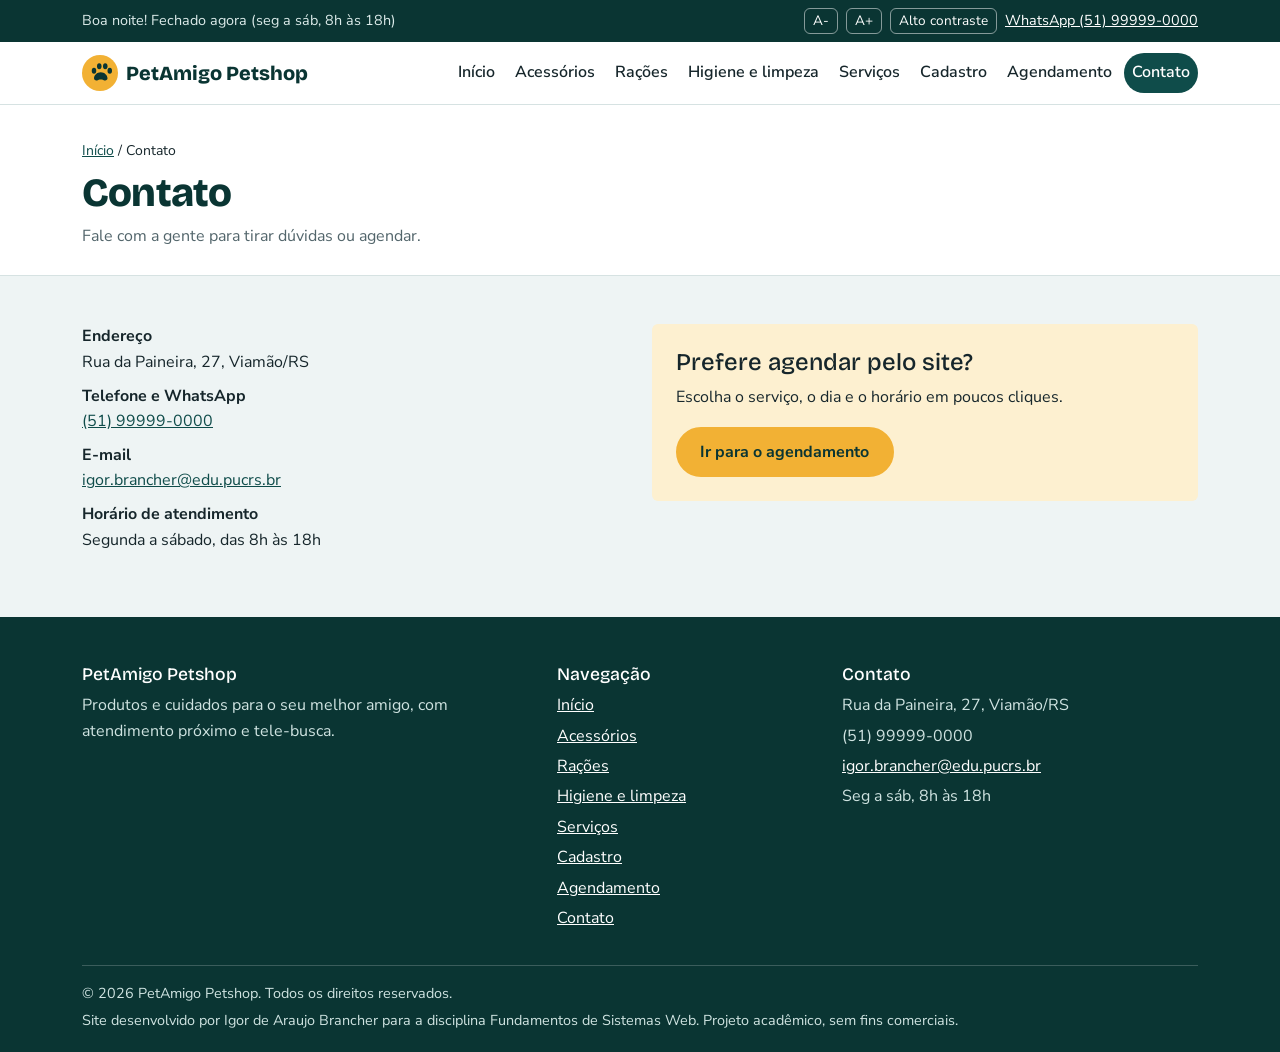
<file: contato.html>
<!DOCTYPE html>
<html lang="pt-br">
<head>
<meta charset="UTF-8">
<meta name="viewport" content="width=device-width, initial-scale=1.0">
<meta name="description" content="PetAmigo Petshop: rações, acessórios, higiene e banho e tosa com tele-busca.">
<title>Contato | PetAmigo Petshop</title>
<!-- Bootstrap 5 (CSS) via CDN -->
<link href="https://cdn.jsdelivr.net/npm/bootstrap@5.3.3/dist/css/bootstrap.min.css" rel="stylesheet">
<!-- Fontes do Google (têm alternativas caso não carreguem) -->
<link rel="preconnect" href="https://fonts.googleapis.com">
<link rel="preconnect" href="https://fonts.gstatic.com" crossorigin>
<link href="https://fonts.googleapis.com/css2?family=Bricolage+Grotesque:wght@600;700;800&family=Nunito+Sans:wght@400;600;700&display=swap" rel="stylesheet">
<!-- Estilos do projeto -->
<link rel="stylesheet" href="css/style.css">
</head>
<body>
<a class="pular" href="#conteudo">Pular para o conteúdo principal</a>

<!-- Barra superior: horário em tempo real e ferramentas de acessibilidade -->
<div class="barra-topo">
  <div class="container d-flex flex-wrap justify-content-between align-items-center gap-2 py-2">
    <span><span id="saudacao">Olá!</span> <span id="status-loja" aria-live="polite">Seg a sáb, 8h às 18h</span></span>
    <div class="d-flex flex-wrap align-items-center gap-2" role="group" aria-label="Ferramentas de acessibilidade">
      <button type="button" id="btn-diminuir" class="btn" aria-label="Diminuir tamanho do texto">A-</button>
      <button type="button" id="btn-aumentar" class="btn" aria-label="Aumentar tamanho do texto">A+</button>
      <button type="button" id="btn-contraste" class="btn" aria-pressed="false">Alto contraste</button>
      <a href="https://wa.me/5551999990000">WhatsApp (51) 99999-0000</a>
    </div>
  </div>
</div>

<!-- Cabeçalho com menu de navegação (responsivo) -->
<header>
<nav class="navbar navbar-expand-lg navbar-pet" aria-label="Menu principal">
  <div class="container">
    <a class="navbar-brand" href="index.html"><svg viewBox="0 0 48 48" aria-hidden="true" focusable="false"><circle cx="24" cy="24" r="24" fill="#f2b134"/><g fill="#0a3533"><ellipse cx="16" cy="21" rx="3" ry="4"/><ellipse cx="23" cy="15" rx="3" ry="4"/><ellipse cx="31" cy="15" rx="3" ry="4"/><ellipse cx="37" cy="21" rx="3" ry="4"/><path d="M25 23c-5 0-9 4-9 8 0 2.5 2.5 3.5 5 2.5 2-.8 3-.8 4-.8s2 0 4 .8c2.5 1 5 0 5-2.5 0-4-4-8-9-8z"/></g></svg>PetAmigo Petshop</a>
    <button class="navbar-toggler" type="button" data-bs-toggle="collapse" data-bs-target="#menu" aria-controls="menu" aria-expanded="false" aria-label="Abrir ou fechar o menu">
      <span class="navbar-toggler-icon"></span>
    </button>
    <div class="collapse navbar-collapse" id="menu">
      <ul class="navbar-nav ms-auto gap-lg-1"><li class="nav-item"><a class="nav-link" href="index.html">Início</a></li><li class="nav-item"><a class="nav-link" href="acessorios.html">Acessórios</a></li><li class="nav-item"><a class="nav-link" href="racoes.html">Rações</a></li><li class="nav-item"><a class="nav-link" href="higiene.html">Higiene e limpeza</a></li><li class="nav-item"><a class="nav-link" href="servicos.html">Serviços</a></li><li class="nav-item"><a class="nav-link" href="cadastro.html">Cadastro</a></li><li class="nav-item"><a class="nav-link" href="agendamento.html">Agendamento</a></li><li class="nav-item"><a class="nav-link" aria-current="page" href="contato.html">Contato</a></li></ul>
    </div>
  </div>
</nav>
</header>

<main id="conteudo" tabindex="-1">
<div class="titulo-pagina"><div class="container"><nav aria-label="Você está aqui"><p class="small mb-2"><a href="index.html">Início</a> / Contato</p></nav><h1>Contato</h1><p class="text-muted-pet mb-0">Fale com a gente para tirar dúvidas ou agendar.</p></div></div><section class="py-5"><div class="container"><div class="row g-4">
<div class="col-md-6"><dl>
<dt>Endereço</dt><dd>Rua da Paineira, 27, Viamão/RS</dd>
<dt>Telefone e WhatsApp</dt><dd><a href="https://wa.me/5551999990000">(51) 99999-0000</a></dd>
<dt>E-mail</dt><dd><a href="mailto:igor.brancher@edu.pucrs.br">igor.brancher@edu.pucrs.br</a></dd>
<dt>Horário de atendimento</dt><dd>Segunda a sábado, das 8h às 18h</dd></dl></div>
<div class="col-md-6"><div class="p-4 rounded" style="background:var(--sun-soft)"><h2 class="h4">Prefere agendar pelo site?</h2><p>Escolha o serviço, o dia e o horário em poucos cliques.</p><a class="btn btn-pet" href="agendamento.html">Ir para o agendamento</a></div></div>
</div></div></section>
</main>

<!-- Rodapé -->
<footer class="rodape">
  <div class="container">
    <div class="row g-4">
      <div class="col-lg-5"><h2>PetAmigo Petshop</h2><p>Produtos e cuidados para o seu melhor amigo, com atendimento próximo e tele-busca.</p></div>
      <div class="col-6 col-lg-3"><h2>Navegação</h2><ul><li><a href="index.html">Início</a></li><li><a href="acessorios.html">Acessórios</a></li><li><a href="racoes.html">Rações</a></li><li><a href="higiene.html">Higiene e limpeza</a></li><li><a href="servicos.html">Serviços</a></li><li><a href="cadastro.html">Cadastro</a></li><li><a href="agendamento.html">Agendamento</a></li><li><a href="contato.html">Contato</a></li></ul></div>
      <div class="col-6 col-lg-4"><h2>Contato</h2><ul><li>Rua da Paineira, 27, Viamão/RS</li><li>(51) 99999-0000</li><li><a href="mailto:igor.brancher@edu.pucrs.br">igor.brancher@edu.pucrs.br</a></li><li>Seg a sáb, 8h às 18h</li></ul></div>
    </div>
    <div class="legal">
      <p class="mb-1">&copy; <span class="ano-atual">2026</span> PetAmigo Petshop. Todos os direitos reservados.</p>
      <p class="mb-0">Site desenvolvido por Igor de Araujo Brancher para a disciplina Fundamentos de Sistemas Web. Projeto acadêmico, sem fins comerciais.</p>
    </div>
  </div>
</footer>

<!-- Bootstrap 5 (JavaScript) e scripts do projeto -->
<script src="https://cdn.jsdelivr.net/npm/bootstrap@5.3.3/dist/js/bootstrap.bundle.min.js"></script>
<script src="js/main.js"></script>
</body>
</html>
</file>
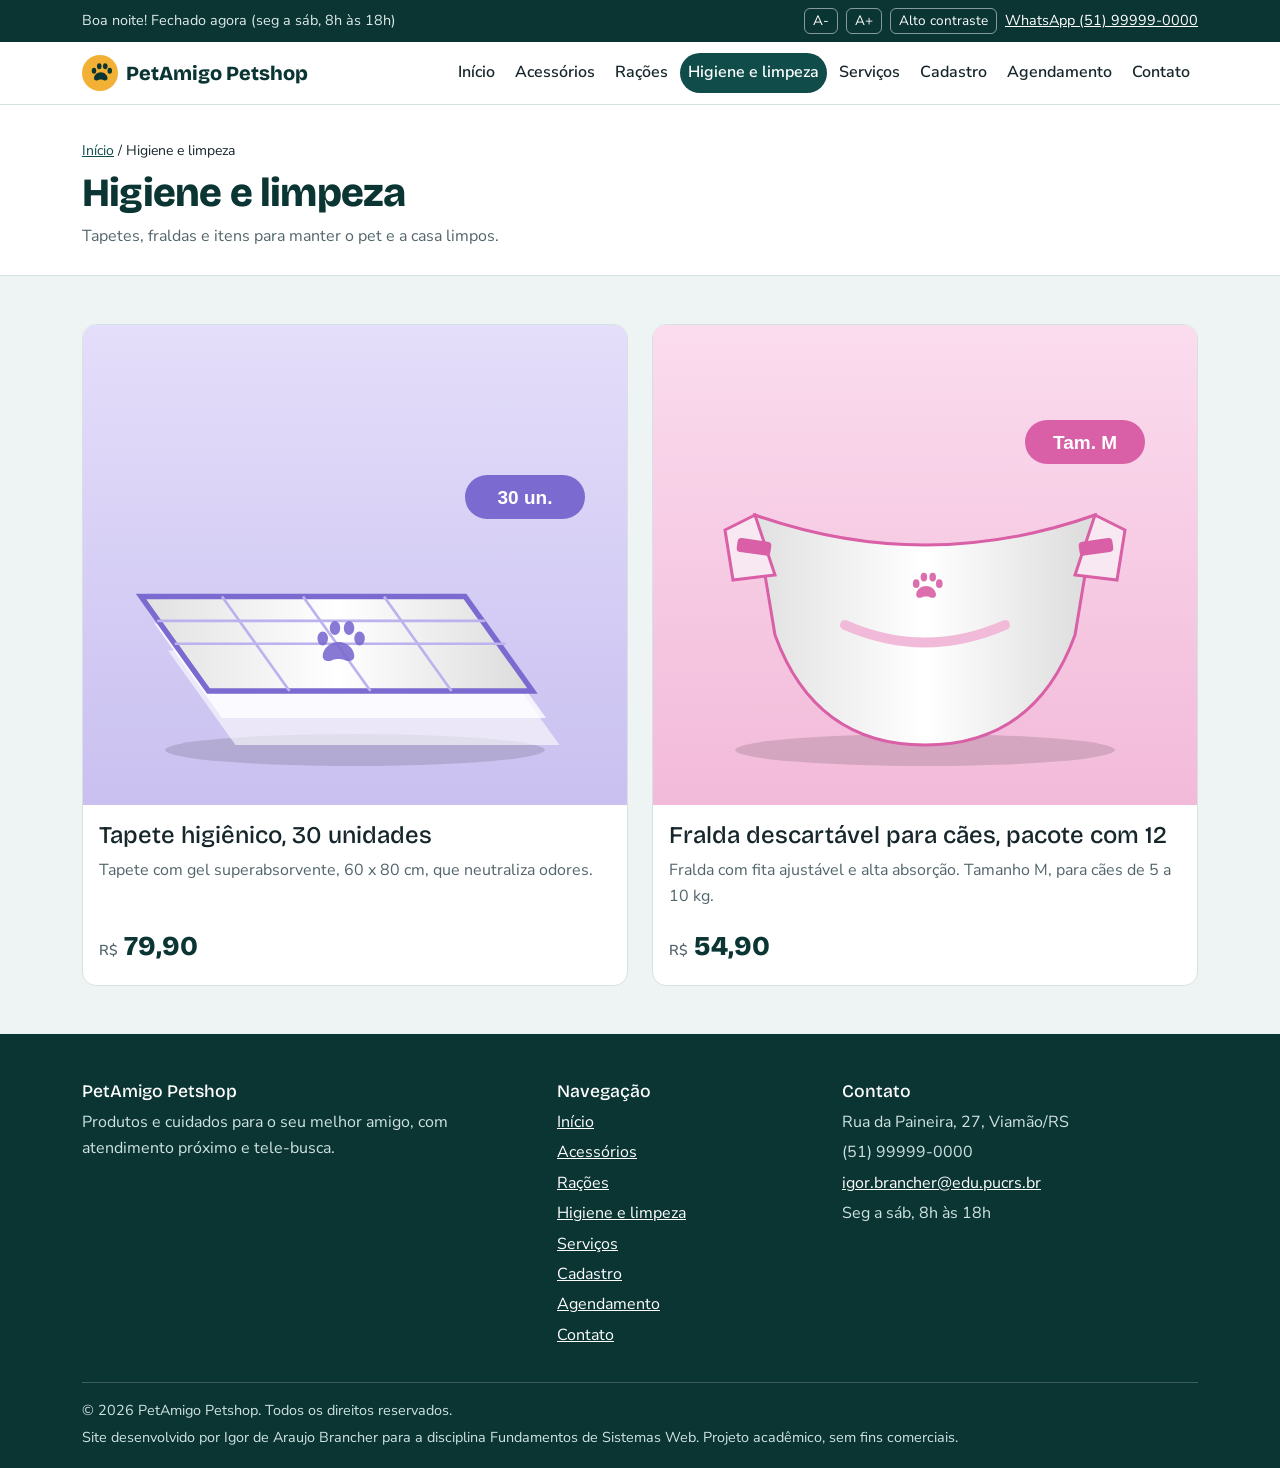
<file: higiene.html>
<!DOCTYPE html>
<html lang="pt-br">
<head>
<meta charset="UTF-8">
<meta name="viewport" content="width=device-width, initial-scale=1.0">
<meta name="description" content="PetAmigo Petshop: rações, acessórios, higiene e banho e tosa com tele-busca.">
<title>Higiene e limpeza | PetAmigo Petshop</title>
<!-- Bootstrap 5 (CSS) via CDN -->
<link href="https://cdn.jsdelivr.net/npm/bootstrap@5.3.3/dist/css/bootstrap.min.css" rel="stylesheet">
<!-- Fontes do Google (têm alternativas caso não carreguem) -->
<link rel="preconnect" href="https://fonts.googleapis.com">
<link rel="preconnect" href="https://fonts.gstatic.com" crossorigin>
<link href="https://fonts.googleapis.com/css2?family=Bricolage+Grotesque:wght@600;700;800&family=Nunito+Sans:wght@400;600;700&display=swap" rel="stylesheet">
<!-- Estilos do projeto -->
<link rel="stylesheet" href="css/style.css">
</head>
<body>
<a class="pular" href="#conteudo">Pular para o conteúdo principal</a>

<!-- Barra superior: horário em tempo real e ferramentas de acessibilidade -->
<div class="barra-topo">
  <div class="container d-flex flex-wrap justify-content-between align-items-center gap-2 py-2">
    <span><span id="saudacao">Olá!</span> <span id="status-loja" aria-live="polite">Seg a sáb, 8h às 18h</span></span>
    <div class="d-flex flex-wrap align-items-center gap-2" role="group" aria-label="Ferramentas de acessibilidade">
      <button type="button" id="btn-diminuir" class="btn" aria-label="Diminuir tamanho do texto">A-</button>
      <button type="button" id="btn-aumentar" class="btn" aria-label="Aumentar tamanho do texto">A+</button>
      <button type="button" id="btn-contraste" class="btn" aria-pressed="false">Alto contraste</button>
      <a href="https://wa.me/5551999990000">WhatsApp (51) 99999-0000</a>
    </div>
  </div>
</div>

<!-- Cabeçalho com menu de navegação (responsivo) -->
<header>
<nav class="navbar navbar-expand-lg navbar-pet" aria-label="Menu principal">
  <div class="container">
    <a class="navbar-brand" href="index.html"><svg viewBox="0 0 48 48" aria-hidden="true" focusable="false"><circle cx="24" cy="24" r="24" fill="#f2b134"/><g fill="#0a3533"><ellipse cx="16" cy="21" rx="3" ry="4"/><ellipse cx="23" cy="15" rx="3" ry="4"/><ellipse cx="31" cy="15" rx="3" ry="4"/><ellipse cx="37" cy="21" rx="3" ry="4"/><path d="M25 23c-5 0-9 4-9 8 0 2.5 2.5 3.5 5 2.5 2-.8 3-.8 4-.8s2 0 4 .8c2.5 1 5 0 5-2.5 0-4-4-8-9-8z"/></g></svg>PetAmigo Petshop</a>
    <button class="navbar-toggler" type="button" data-bs-toggle="collapse" data-bs-target="#menu" aria-controls="menu" aria-expanded="false" aria-label="Abrir ou fechar o menu">
      <span class="navbar-toggler-icon"></span>
    </button>
    <div class="collapse navbar-collapse" id="menu">
      <ul class="navbar-nav ms-auto gap-lg-1"><li class="nav-item"><a class="nav-link" href="index.html">Início</a></li><li class="nav-item"><a class="nav-link" href="acessorios.html">Acessórios</a></li><li class="nav-item"><a class="nav-link" href="racoes.html">Rações</a></li><li class="nav-item"><a class="nav-link" aria-current="page" href="higiene.html">Higiene e limpeza</a></li><li class="nav-item"><a class="nav-link" href="servicos.html">Serviços</a></li><li class="nav-item"><a class="nav-link" href="cadastro.html">Cadastro</a></li><li class="nav-item"><a class="nav-link" href="agendamento.html">Agendamento</a></li><li class="nav-item"><a class="nav-link" href="contato.html">Contato</a></li></ul>
    </div>
  </div>
</nav>
</header>

<main id="conteudo" tabindex="-1">
<div class="titulo-pagina"><div class="container"><nav aria-label="Você está aqui"><p class="small mb-2"><a href="index.html">Início</a> / Higiene e limpeza</p></nav><h1>Higiene e limpeza</h1><p class="text-muted-pet mb-0">Tapetes, fraldas e itens para manter o pet e a casa limpos.</p></div></div><section class="py-5"><div class="container"><div class="row g-4"><div class="col-md-6"><article class="card-pet d-flex flex-column"><img src="img/tapete-higienico.svg" class="w-100" alt="Pilha de tapetes higiênicos brancos com bordas roxas e uma patinha no centro, pacote com 30 unidades." width="640" height="480" loading="lazy"><div class="p-3 d-flex flex-column flex-grow-1"><h2 class="h4">Tapete higiênico, 30 unidades</h2><p class="text-muted-pet flex-grow-1">Tapete com gel superabsorvente, 60 x 80 cm, que neutraliza odores.</p><p class="preco mb-0"><small>R$</small> 79,90</p></div></article></div>
<div class="col-md-6"><article class="card-pet d-flex flex-column"><img src="img/fralda-pet.svg" class="w-100" alt="Fralda descartável branca para cães, com fitas ajustáveis nas laterais e uma patinha rosa, tamanho M." width="640" height="480" loading="lazy"><div class="p-3 d-flex flex-column flex-grow-1"><h2 class="h4">Fralda descartável para cães, pacote com 12</h2><p class="text-muted-pet flex-grow-1">Fralda com fita ajustável e alta absorção. Tamanho M, para cães de 5 a 10 kg.</p><p class="preco mb-0"><small>R$</small> 54,90</p></div></article></div>
</div></div></section>
</main>

<!-- Rodapé -->
<footer class="rodape">
  <div class="container">
    <div class="row g-4">
      <div class="col-lg-5"><h2>PetAmigo Petshop</h2><p>Produtos e cuidados para o seu melhor amigo, com atendimento próximo e tele-busca.</p></div>
      <div class="col-6 col-lg-3"><h2>Navegação</h2><ul><li><a href="index.html">Início</a></li><li><a href="acessorios.html">Acessórios</a></li><li><a href="racoes.html">Rações</a></li><li><a href="higiene.html">Higiene e limpeza</a></li><li><a href="servicos.html">Serviços</a></li><li><a href="cadastro.html">Cadastro</a></li><li><a href="agendamento.html">Agendamento</a></li><li><a href="contato.html">Contato</a></li></ul></div>
      <div class="col-6 col-lg-4"><h2>Contato</h2><ul><li>Rua da Paineira, 27, Viamão/RS</li><li>(51) 99999-0000</li><li><a href="mailto:igor.brancher@edu.pucrs.br">igor.brancher@edu.pucrs.br</a></li><li>Seg a sáb, 8h às 18h</li></ul></div>
    </div>
    <div class="legal">
      <p class="mb-1">&copy; <span class="ano-atual">2026</span> PetAmigo Petshop. Todos os direitos reservados.</p>
      <p class="mb-0">Site desenvolvido por Igor de Araujo Brancher para a disciplina Fundamentos de Sistemas Web. Projeto acadêmico, sem fins comerciais.</p>
    </div>
  </div>
</footer>

<!-- Bootstrap 5 (JavaScript) e scripts do projeto -->
<script src="https://cdn.jsdelivr.net/npm/bootstrap@5.3.3/dist/js/bootstrap.bundle.min.js"></script>
<script src="js/main.js"></script>
</body>
</html>
</file>
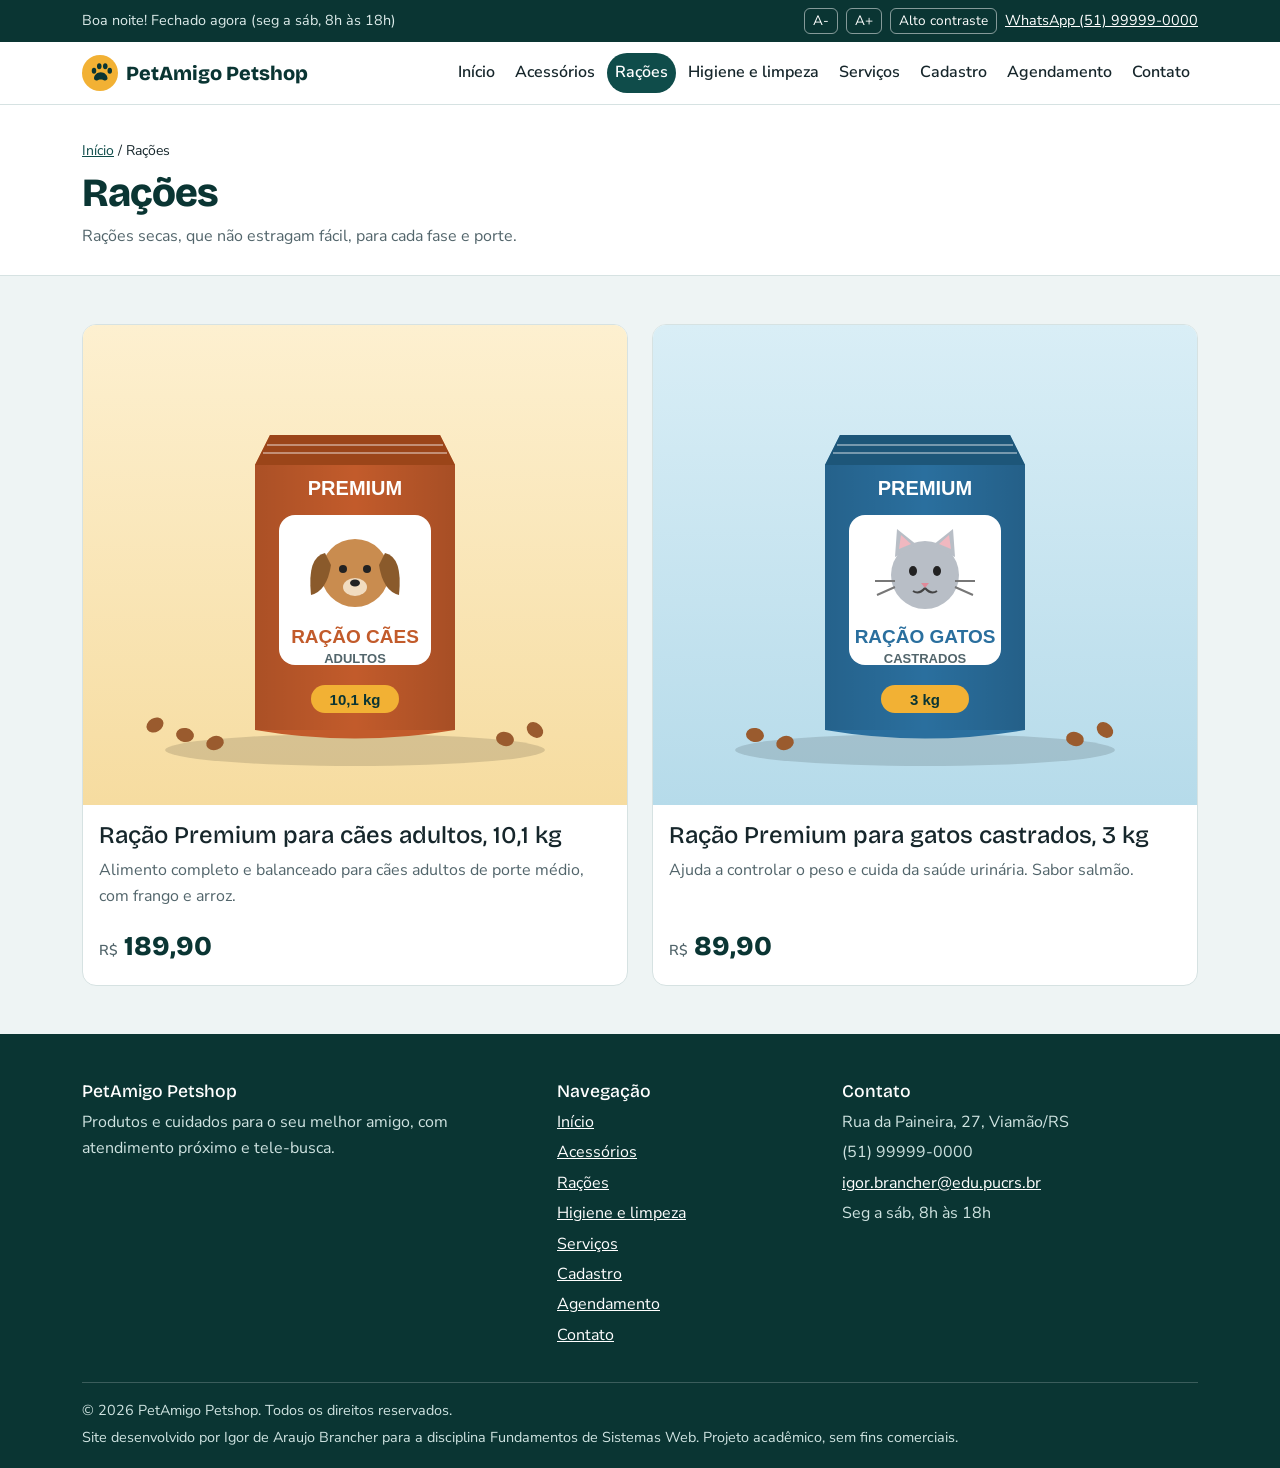
<file: racoes.html>
<!DOCTYPE html>
<html lang="pt-br">
<head>
<meta charset="UTF-8">
<meta name="viewport" content="width=device-width, initial-scale=1.0">
<meta name="description" content="PetAmigo Petshop: rações, acessórios, higiene e banho e tosa com tele-busca.">
<title>Rações | PetAmigo Petshop</title>
<!-- Bootstrap 5 (CSS) via CDN -->
<link href="https://cdn.jsdelivr.net/npm/bootstrap@5.3.3/dist/css/bootstrap.min.css" rel="stylesheet">
<!-- Fontes do Google (têm alternativas caso não carreguem) -->
<link rel="preconnect" href="https://fonts.googleapis.com">
<link rel="preconnect" href="https://fonts.gstatic.com" crossorigin>
<link href="https://fonts.googleapis.com/css2?family=Bricolage+Grotesque:wght@600;700;800&family=Nunito+Sans:wght@400;600;700&display=swap" rel="stylesheet">
<!-- Estilos do projeto -->
<link rel="stylesheet" href="css/style.css">
</head>
<body>
<a class="pular" href="#conteudo">Pular para o conteúdo principal</a>

<!-- Barra superior: horário em tempo real e ferramentas de acessibilidade -->
<div class="barra-topo">
  <div class="container d-flex flex-wrap justify-content-between align-items-center gap-2 py-2">
    <span><span id="saudacao">Olá!</span> <span id="status-loja" aria-live="polite">Seg a sáb, 8h às 18h</span></span>
    <div class="d-flex flex-wrap align-items-center gap-2" role="group" aria-label="Ferramentas de acessibilidade">
      <button type="button" id="btn-diminuir" class="btn" aria-label="Diminuir tamanho do texto">A-</button>
      <button type="button" id="btn-aumentar" class="btn" aria-label="Aumentar tamanho do texto">A+</button>
      <button type="button" id="btn-contraste" class="btn" aria-pressed="false">Alto contraste</button>
      <a href="https://wa.me/5551999990000">WhatsApp (51) 99999-0000</a>
    </div>
  </div>
</div>

<!-- Cabeçalho com menu de navegação (responsivo) -->
<header>
<nav class="navbar navbar-expand-lg navbar-pet" aria-label="Menu principal">
  <div class="container">
    <a class="navbar-brand" href="index.html"><svg viewBox="0 0 48 48" aria-hidden="true" focusable="false"><circle cx="24" cy="24" r="24" fill="#f2b134"/><g fill="#0a3533"><ellipse cx="16" cy="21" rx="3" ry="4"/><ellipse cx="23" cy="15" rx="3" ry="4"/><ellipse cx="31" cy="15" rx="3" ry="4"/><ellipse cx="37" cy="21" rx="3" ry="4"/><path d="M25 23c-5 0-9 4-9 8 0 2.5 2.5 3.5 5 2.5 2-.8 3-.8 4-.8s2 0 4 .8c2.5 1 5 0 5-2.5 0-4-4-8-9-8z"/></g></svg>PetAmigo Petshop</a>
    <button class="navbar-toggler" type="button" data-bs-toggle="collapse" data-bs-target="#menu" aria-controls="menu" aria-expanded="false" aria-label="Abrir ou fechar o menu">
      <span class="navbar-toggler-icon"></span>
    </button>
    <div class="collapse navbar-collapse" id="menu">
      <ul class="navbar-nav ms-auto gap-lg-1"><li class="nav-item"><a class="nav-link" href="index.html">Início</a></li><li class="nav-item"><a class="nav-link" href="acessorios.html">Acessórios</a></li><li class="nav-item"><a class="nav-link" aria-current="page" href="racoes.html">Rações</a></li><li class="nav-item"><a class="nav-link" href="higiene.html">Higiene e limpeza</a></li><li class="nav-item"><a class="nav-link" href="servicos.html">Serviços</a></li><li class="nav-item"><a class="nav-link" href="cadastro.html">Cadastro</a></li><li class="nav-item"><a class="nav-link" href="agendamento.html">Agendamento</a></li><li class="nav-item"><a class="nav-link" href="contato.html">Contato</a></li></ul>
    </div>
  </div>
</nav>
</header>

<main id="conteudo" tabindex="-1">
<div class="titulo-pagina"><div class="container"><nav aria-label="Você está aqui"><p class="small mb-2"><a href="index.html">Início</a> / Rações</p></nav><h1>Rações</h1><p class="text-muted-pet mb-0">Rações secas, que não estragam fácil, para cada fase e porte.</p></div></div><section class="py-5"><div class="container"><div class="row g-4"><div class="col-md-6"><article class="card-pet d-flex flex-column"><img src="img/racao-adulto.svg" class="w-100" alt="Saco marrom de ração premium para cães adultos de 10,1 quilos, com ilustração de um cachorro no rótulo." width="640" height="480" loading="lazy"><div class="p-3 d-flex flex-column flex-grow-1"><h2 class="h4">Ração Premium para cães adultos, 10,1 kg</h2><p class="text-muted-pet flex-grow-1">Alimento completo e balanceado para cães adultos de porte médio, com frango e arroz.</p><p class="preco mb-0"><small>R$</small> 189,90</p></div></article></div>
<div class="col-md-6"><article class="card-pet d-flex flex-column"><img src="img/racao-gato.svg" class="w-100" alt="Saco azul de ração premium para gatos castrados de 3 quilos, com ilustração de um gato no rótulo." width="640" height="480" loading="lazy"><div class="p-3 d-flex flex-column flex-grow-1"><h2 class="h4">Ração Premium para gatos castrados, 3 kg</h2><p class="text-muted-pet flex-grow-1">Ajuda a controlar o peso e cuida da saúde urinária. Sabor salmão.</p><p class="preco mb-0"><small>R$</small> 89,90</p></div></article></div>
</div></div></section>
</main>

<!-- Rodapé -->
<footer class="rodape">
  <div class="container">
    <div class="row g-4">
      <div class="col-lg-5"><h2>PetAmigo Petshop</h2><p>Produtos e cuidados para o seu melhor amigo, com atendimento próximo e tele-busca.</p></div>
      <div class="col-6 col-lg-3"><h2>Navegação</h2><ul><li><a href="index.html">Início</a></li><li><a href="acessorios.html">Acessórios</a></li><li><a href="racoes.html">Rações</a></li><li><a href="higiene.html">Higiene e limpeza</a></li><li><a href="servicos.html">Serviços</a></li><li><a href="cadastro.html">Cadastro</a></li><li><a href="agendamento.html">Agendamento</a></li><li><a href="contato.html">Contato</a></li></ul></div>
      <div class="col-6 col-lg-4"><h2>Contato</h2><ul><li>Rua da Paineira, 27, Viamão/RS</li><li>(51) 99999-0000</li><li><a href="mailto:igor.brancher@edu.pucrs.br">igor.brancher@edu.pucrs.br</a></li><li>Seg a sáb, 8h às 18h</li></ul></div>
    </div>
    <div class="legal">
      <p class="mb-1">&copy; <span class="ano-atual">2026</span> PetAmigo Petshop. Todos os direitos reservados.</p>
      <p class="mb-0">Site desenvolvido por Igor de Araujo Brancher para a disciplina Fundamentos de Sistemas Web. Projeto acadêmico, sem fins comerciais.</p>
    </div>
  </div>
</footer>

<!-- Bootstrap 5 (JavaScript) e scripts do projeto -->
<script src="https://cdn.jsdelivr.net/npm/bootstrap@5.3.3/dist/js/bootstrap.bundle.min.js"></script>
<script src="js/main.js"></script>
</body>
</html>
</file>
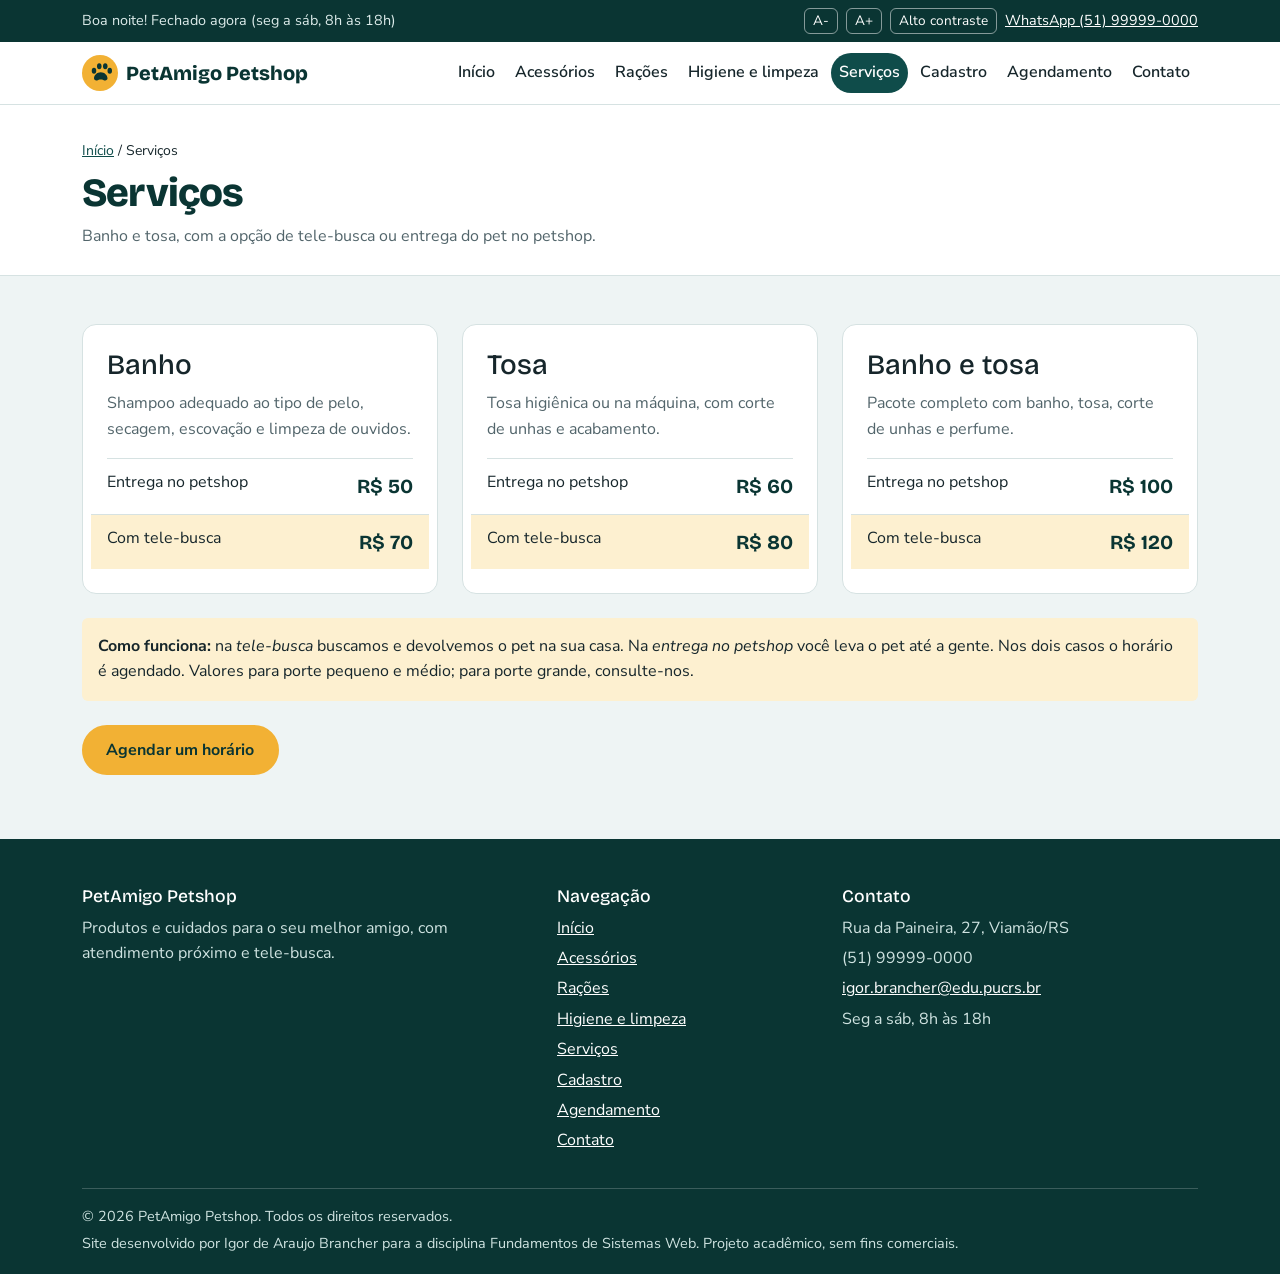
<file: servicos.html>
<!DOCTYPE html>
<html lang="pt-br">
<head>
<meta charset="UTF-8">
<meta name="viewport" content="width=device-width, initial-scale=1.0">
<meta name="description" content="PetAmigo Petshop: rações, acessórios, higiene e banho e tosa com tele-busca.">
<title>Serviços | PetAmigo Petshop</title>
<!-- Bootstrap 5 (CSS) via CDN -->
<link href="https://cdn.jsdelivr.net/npm/bootstrap@5.3.3/dist/css/bootstrap.min.css" rel="stylesheet">
<!-- Fontes do Google (têm alternativas caso não carreguem) -->
<link rel="preconnect" href="https://fonts.googleapis.com">
<link rel="preconnect" href="https://fonts.gstatic.com" crossorigin>
<link href="https://fonts.googleapis.com/css2?family=Bricolage+Grotesque:wght@600;700;800&family=Nunito+Sans:wght@400;600;700&display=swap" rel="stylesheet">
<!-- Estilos do projeto -->
<link rel="stylesheet" href="css/style.css">
</head>
<body>
<a class="pular" href="#conteudo">Pular para o conteúdo principal</a>

<!-- Barra superior: horário em tempo real e ferramentas de acessibilidade -->
<div class="barra-topo">
  <div class="container d-flex flex-wrap justify-content-between align-items-center gap-2 py-2">
    <span><span id="saudacao">Olá!</span> <span id="status-loja" aria-live="polite">Seg a sáb, 8h às 18h</span></span>
    <div class="d-flex flex-wrap align-items-center gap-2" role="group" aria-label="Ferramentas de acessibilidade">
      <button type="button" id="btn-diminuir" class="btn" aria-label="Diminuir tamanho do texto">A-</button>
      <button type="button" id="btn-aumentar" class="btn" aria-label="Aumentar tamanho do texto">A+</button>
      <button type="button" id="btn-contraste" class="btn" aria-pressed="false">Alto contraste</button>
      <a href="https://wa.me/5551999990000">WhatsApp (51) 99999-0000</a>
    </div>
  </div>
</div>

<!-- Cabeçalho com menu de navegação (responsivo) -->
<header>
<nav class="navbar navbar-expand-lg navbar-pet" aria-label="Menu principal">
  <div class="container">
    <a class="navbar-brand" href="index.html"><svg viewBox="0 0 48 48" aria-hidden="true" focusable="false"><circle cx="24" cy="24" r="24" fill="#f2b134"/><g fill="#0a3533"><ellipse cx="16" cy="21" rx="3" ry="4"/><ellipse cx="23" cy="15" rx="3" ry="4"/><ellipse cx="31" cy="15" rx="3" ry="4"/><ellipse cx="37" cy="21" rx="3" ry="4"/><path d="M25 23c-5 0-9 4-9 8 0 2.5 2.5 3.5 5 2.5 2-.8 3-.8 4-.8s2 0 4 .8c2.5 1 5 0 5-2.5 0-4-4-8-9-8z"/></g></svg>PetAmigo Petshop</a>
    <button class="navbar-toggler" type="button" data-bs-toggle="collapse" data-bs-target="#menu" aria-controls="menu" aria-expanded="false" aria-label="Abrir ou fechar o menu">
      <span class="navbar-toggler-icon"></span>
    </button>
    <div class="collapse navbar-collapse" id="menu">
      <ul class="navbar-nav ms-auto gap-lg-1"><li class="nav-item"><a class="nav-link" href="index.html">Início</a></li><li class="nav-item"><a class="nav-link" href="acessorios.html">Acessórios</a></li><li class="nav-item"><a class="nav-link" href="racoes.html">Rações</a></li><li class="nav-item"><a class="nav-link" href="higiene.html">Higiene e limpeza</a></li><li class="nav-item"><a class="nav-link" aria-current="page" href="servicos.html">Serviços</a></li><li class="nav-item"><a class="nav-link" href="cadastro.html">Cadastro</a></li><li class="nav-item"><a class="nav-link" href="agendamento.html">Agendamento</a></li><li class="nav-item"><a class="nav-link" href="contato.html">Contato</a></li></ul>
    </div>
  </div>
</nav>
</header>

<main id="conteudo" tabindex="-1">
<div class="titulo-pagina"><div class="container"><nav aria-label="Você está aqui"><p class="small mb-2"><a href="index.html">Início</a> / Serviços</p></nav><h1>Serviços</h1><p class="text-muted-pet mb-0">Banho e tosa, com a opção de tele-busca ou entrega do pet no petshop.</p></div></div><section class="py-5"><div class="container"><div class="row g-4">
<div class="col-md-4"><article class="card-pet p-4"><h2 class="h3">Banho</h2><p class="text-muted-pet">Shampoo adequado ao tipo de pelo, secagem, escovação e limpeza de ouvidos.</p><div class="linha-preco"><span>Entrega no petshop</span><b>R$ 50</b></div><div class="linha-preco destaque"><span>Com tele-busca</span><b>R$ 70</b></div></article></div>
<div class="col-md-4"><article class="card-pet p-4"><h2 class="h3">Tosa</h2><p class="text-muted-pet">Tosa higiênica ou na máquina, com corte de unhas e acabamento.</p><div class="linha-preco"><span>Entrega no petshop</span><b>R$ 60</b></div><div class="linha-preco destaque"><span>Com tele-busca</span><b>R$ 80</b></div></article></div>
<div class="col-md-4"><article class="card-pet p-4"><h2 class="h3">Banho e tosa</h2><p class="text-muted-pet">Pacote completo com banho, tosa, corte de unhas e perfume.</p><div class="linha-preco"><span>Entrega no petshop</span><b>R$ 100</b></div><div class="linha-preco destaque"><span>Com tele-busca</span><b>R$ 120</b></div></article></div>
</div>
<div class="note-box mt-4 p-3 rounded" style="background:var(--sun-soft)"><p class="mb-0"><strong>Como funciona:</strong> na <em>tele-busca</em> buscamos e devolvemos o pet na sua casa. Na <em>entrega no petshop</em> você leva o pet até a gente. Nos dois casos o horário é agendado. Valores para porte pequeno e médio; para porte grande, consulte-nos.</p></div>
<p class="mt-4"><a class="btn btn-pet" href="agendamento.html">Agendar um horário</a></p>
</div></section>
</main>

<!-- Rodapé -->
<footer class="rodape">
  <div class="container">
    <div class="row g-4">
      <div class="col-lg-5"><h2>PetAmigo Petshop</h2><p>Produtos e cuidados para o seu melhor amigo, com atendimento próximo e tele-busca.</p></div>
      <div class="col-6 col-lg-3"><h2>Navegação</h2><ul><li><a href="index.html">Início</a></li><li><a href="acessorios.html">Acessórios</a></li><li><a href="racoes.html">Rações</a></li><li><a href="higiene.html">Higiene e limpeza</a></li><li><a href="servicos.html">Serviços</a></li><li><a href="cadastro.html">Cadastro</a></li><li><a href="agendamento.html">Agendamento</a></li><li><a href="contato.html">Contato</a></li></ul></div>
      <div class="col-6 col-lg-4"><h2>Contato</h2><ul><li>Rua da Paineira, 27, Viamão/RS</li><li>(51) 99999-0000</li><li><a href="mailto:igor.brancher@edu.pucrs.br">igor.brancher@edu.pucrs.br</a></li><li>Seg a sáb, 8h às 18h</li></ul></div>
    </div>
    <div class="legal">
      <p class="mb-1">&copy; <span class="ano-atual">2026</span> PetAmigo Petshop. Todos os direitos reservados.</p>
      <p class="mb-0">Site desenvolvido por Igor de Araujo Brancher para a disciplina Fundamentos de Sistemas Web. Projeto acadêmico, sem fins comerciais.</p>
    </div>
  </div>
</footer>

<!-- Bootstrap 5 (JavaScript) e scripts do projeto -->
<script src="https://cdn.jsdelivr.net/npm/bootstrap@5.3.3/dist/js/bootstrap.bundle.min.js"></script>
<script src="js/main.js"></script>
</body>
</html>
</file>
<file: css/style.css>
/* ==========================================================
   PetAmigo Petshop - Fase 2
   Estilos próprios, aplicados SOBRE o Bootstrap 5.
   Organização: 1) variáveis  2) base  3) componentes
                4) acessibilidade  5) alto contraste
   ========================================================== */

/* 1) Variáveis de cor e fonte (paleta do petshop) */
:root{
  --ink:#16262b;
  --muted:#52656b;
  --teal:#0f4c4a;
  --teal-dark:#0a3533;
  --sun:#f2b134;
  --sun-soft:#fdf0d0;
  --mist:#eef4f4;
  --line:#d6e2e2;
  --radius:14px;
  --font-head:"Bricolage Grotesque","Trebuchet MS",Arial,sans-serif;
  --font-body:"Nunito Sans","Segoe UI",Arial,sans-serif;
}

/* 2) Base */
body{font-family:var(--font-body);color:var(--ink);background:var(--mist);line-height:1.6}
h1,h2,h3,h4{font-family:var(--font-head);color:var(--teal-dark);line-height:1.15}
h1{font-weight:800;letter-spacing:-.02em}
a{color:var(--teal)}
.text-muted-pet{color:var(--muted)}

/* Foco visível para quem navega só pelo teclado */
a:focus-visible,button:focus-visible,input:focus-visible,select:focus-visible,textarea:focus-visible,
.btn-check:focus-visible + .btn{outline:3px solid var(--sun);outline-offset:2px;box-shadow:none}

/* Link "pular para o conteúdo" (leitores de tela e teclado) */
.pular{position:absolute;left:-999px;top:0;background:var(--sun);color:var(--teal-dark);padding:.6rem 1rem;z-index:2000;font-weight:700}
.pular:focus{left:0}

/* 3) Componentes */
.barra-topo{background:var(--teal-dark);color:#dcebea;font-size:.9rem}
.barra-topo a{color:#fff}
.barra-topo .btn{--bs-btn-padding-y:.1rem;--bs-btn-padding-x:.5rem;--bs-btn-font-size:.85rem;color:#fff;border-color:rgba(255,255,255,.5)}
.barra-topo .btn:hover{background:#fff;color:var(--teal-dark)}

.navbar-pet{background:#fff;border-bottom:1px solid var(--line)}
.navbar-pet .navbar-brand{font-family:var(--font-head);font-weight:800;color:var(--teal-dark);display:flex;align-items:center;gap:.5rem}
.navbar-pet .navbar-brand svg{width:36px;height:36px}
.navbar-pet .nav-link{color:var(--ink);font-weight:600;border-radius:999px;padding:.45rem .8rem}
.navbar-pet .nav-link:hover{background:var(--mist)}
.navbar-pet .nav-link.active,.navbar-pet .nav-link[aria-current="page"]{background:var(--teal);color:#fff}

.btn-pet{background:var(--sun);color:var(--teal-dark);font-weight:700;border:2px solid var(--sun);border-radius:999px;padding:.7rem 1.4rem}
.btn-pet:hover{background:#ffc552;border-color:#ffc552;color:var(--teal-dark)}
.btn-pet-outline{border:2px solid var(--teal);color:var(--teal);font-weight:700;border-radius:999px;padding:.7rem 1.4rem;background:transparent}
.btn-pet-outline:hover{background:var(--teal);color:#fff}

/* Carrossel */
.slide{min-height:400px;display:flex;align-items:center;padding:2.5rem 0 3.5rem}
.slide h2{font-size:clamp(1.8rem,4vw,2.8rem);color:var(--teal-dark)}
.slide p{color:var(--ink);font-size:1.15rem}
.slide-1{background:#dff1ef}
.slide-2{background:#fdf0d0}
.slide-3{background:#e4defa}
.slide-img{max-height:300px;border-radius:var(--radius)}
.carousel-controles{background:#fff;border-bottom:1px solid var(--line)}

/* Cartões de produto, serviço e categoria */
.card-pet{border:1px solid var(--line);border-radius:var(--radius);overflow:hidden;height:100%;background:#fff}
.card-pet img{aspect-ratio:4/3;object-fit:cover;background:var(--mist)}
.preco{font-family:var(--font-head);font-size:1.7rem;font-weight:800;color:var(--teal-dark)}
.preco small{font-family:var(--font-body);font-size:.9rem;font-weight:600;color:var(--muted)}
.categoria{display:block;text-decoration:none;color:inherit;background:#fff;border:1px solid var(--line);border-radius:var(--radius);padding:1.5rem;height:100%;transition:border-color .15s,background .15s}
.categoria:hover{border-color:var(--teal);background:var(--sun-soft)}
.categoria svg{width:44px;height:44px;margin-bottom:.7rem}
.linha-preco{display:flex;justify-content:space-between;border-top:1px solid var(--line);padding:.7rem 0}
.linha-preco b{font-family:var(--font-head);font-size:1.25rem;color:var(--teal-dark)}
.linha-preco.destaque{background:var(--sun-soft);margin-inline:-1rem;padding-inline:1rem}

.titulo-pagina{background:#fff;border-bottom:1px solid var(--line);padding:2.2rem 0 1.6rem}
.faixa{background:var(--teal);color:#fff;padding:3rem 0}
.faixa h2{color:#fff}
.passo{background:#fff;border:1px solid var(--line);border-radius:var(--radius);padding:1.3rem;height:100%}
.passo .num{display:grid;place-items:center;width:2.2rem;height:2.2rem;border-radius:50%;background:var(--teal);color:#fff;font-family:var(--font-head);font-weight:800;margin-bottom:.7rem}

/* Formulários */
.form-pet{background:#fff;border:1px solid var(--line);border-radius:var(--radius);padding:1.5rem}
.form-pet legend{font-family:var(--font-head);font-weight:700;color:var(--teal-dark);font-size:1.3rem}
.form-label{font-weight:700}
.opcao-servico .btn{width:100%;text-align:left;border:2px solid var(--line);border-radius:var(--radius);padding:1rem;background:#fff;color:var(--ink)}
.btn-check:checked + .btn{border-color:var(--teal);background:var(--sun-soft)}
.btn-horario{--bs-btn-padding-x:.4rem;border:2px solid var(--line);background:#fff;color:var(--ink);font-weight:700;border-radius:10px}
.btn-check:checked + .btn-horario{background:var(--teal);color:#fff;border-color:var(--teal)}
.btn-check:disabled + .btn-horario{opacity:.45;text-decoration:line-through}
.resumo{position:sticky;top:1rem;background:var(--sun-soft);border-radius:var(--radius);padding:1.3rem}
.resumo dt{font-weight:700;color:var(--teal-dark)}
.resumo dd{margin-bottom:.6rem}
.resumo .total{font-family:var(--font-head);font-size:1.8rem;font-weight:800;color:var(--teal-dark)}

footer.rodape{background:var(--teal-dark);color:#cfe3e1;padding:3rem 0 1.2rem}
footer.rodape h2{color:#fff;font-size:1.1rem}
footer.rodape a{color:#fff}
footer.rodape ul{list-style:none;padding:0;margin:0}
footer.rodape li{margin-bottom:.3rem}
footer.rodape .legal{border-top:1px solid rgba(255,255,255,.2);margin-top:1.8rem;padding-top:1rem;font-size:.9rem}

/* 4) Acessibilidade: respeita quem prefere menos movimento */
@media (prefers-reduced-motion:reduce){*{transition:none!important;animation:none!important;scroll-behavior:auto!important}}

/* 5) Modo de alto contraste (ativado pelo botão "Contraste" no topo) */
body.alto-contraste{background:#000;color:#fff}
.alto-contraste .navbar-pet,.alto-contraste .card-pet,.alto-contraste .form-pet,.alto-contraste .categoria,
.alto-contraste .passo,.alto-contraste .titulo-pagina,.alto-contraste .carousel-controles,
.alto-contraste .slide,.alto-contraste .resumo,.alto-contraste .faixa{background:#000!important;color:#fff!important;border-color:#fff!important}
.alto-contraste h1,.alto-contraste h2,.alto-contraste h3,.alto-contraste h4,.alto-contraste legend,
.alto-contraste .preco,.alto-contraste .linha-preco b,.alto-contraste .resumo dt,.alto-contraste .resumo .total,
.alto-contraste .navbar-brand,.alto-contraste .navbar-pet .nav-link{color:#fff!important}
.alto-contraste p,.alto-contraste li,.alto-contraste .text-muted-pet,.alto-contraste .slide p,.alto-contraste small{color:#fff!important}
.alto-contraste a{color:#ffd400}
.alto-contraste .navbar-pet .nav-link.active,.alto-contraste .navbar-pet .nav-link[aria-current="page"]{background:#ffd400;color:#000!important}
.alto-contraste .btn-pet{background:#ffd400;color:#000;border-color:#ffd400}
.alto-contraste .btn-pet-outline{color:#ffd400;border-color:#ffd400}
.alto-contraste .form-control,.alto-contraste .form-select{background:#000;color:#fff;border-color:#fff}
.alto-contraste .opcao-servico .btn,.alto-contraste .btn-horario{background:#000;color:#fff;border-color:#fff}
.alto-contraste .btn-check:checked + .btn,.alto-contraste .btn-check:checked + .btn-horario{background:#ffd400;color:#000;border-color:#ffd400}
.alto-contraste .note-box{background:#000!important;border:1px solid #fff}
.alto-contraste footer.rodape{background:#000;border-top:2px solid #fff}
</file>
